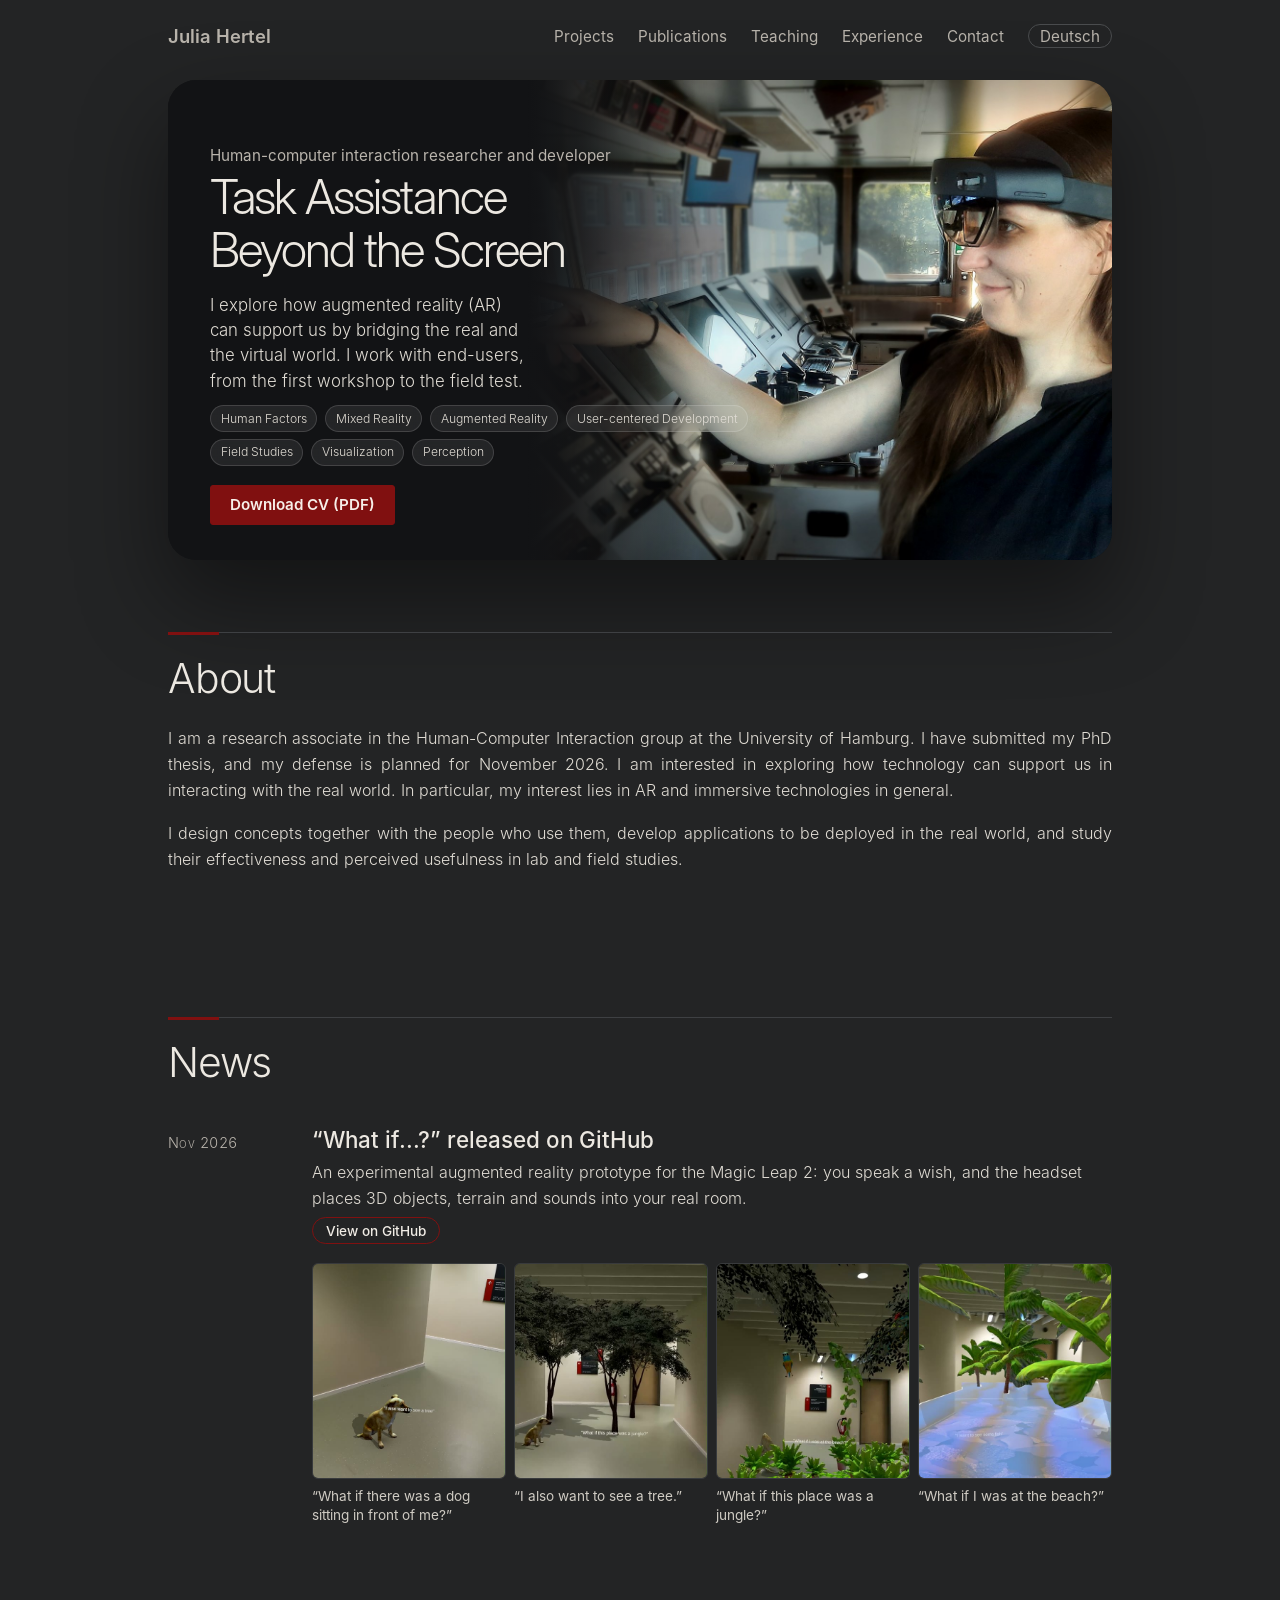
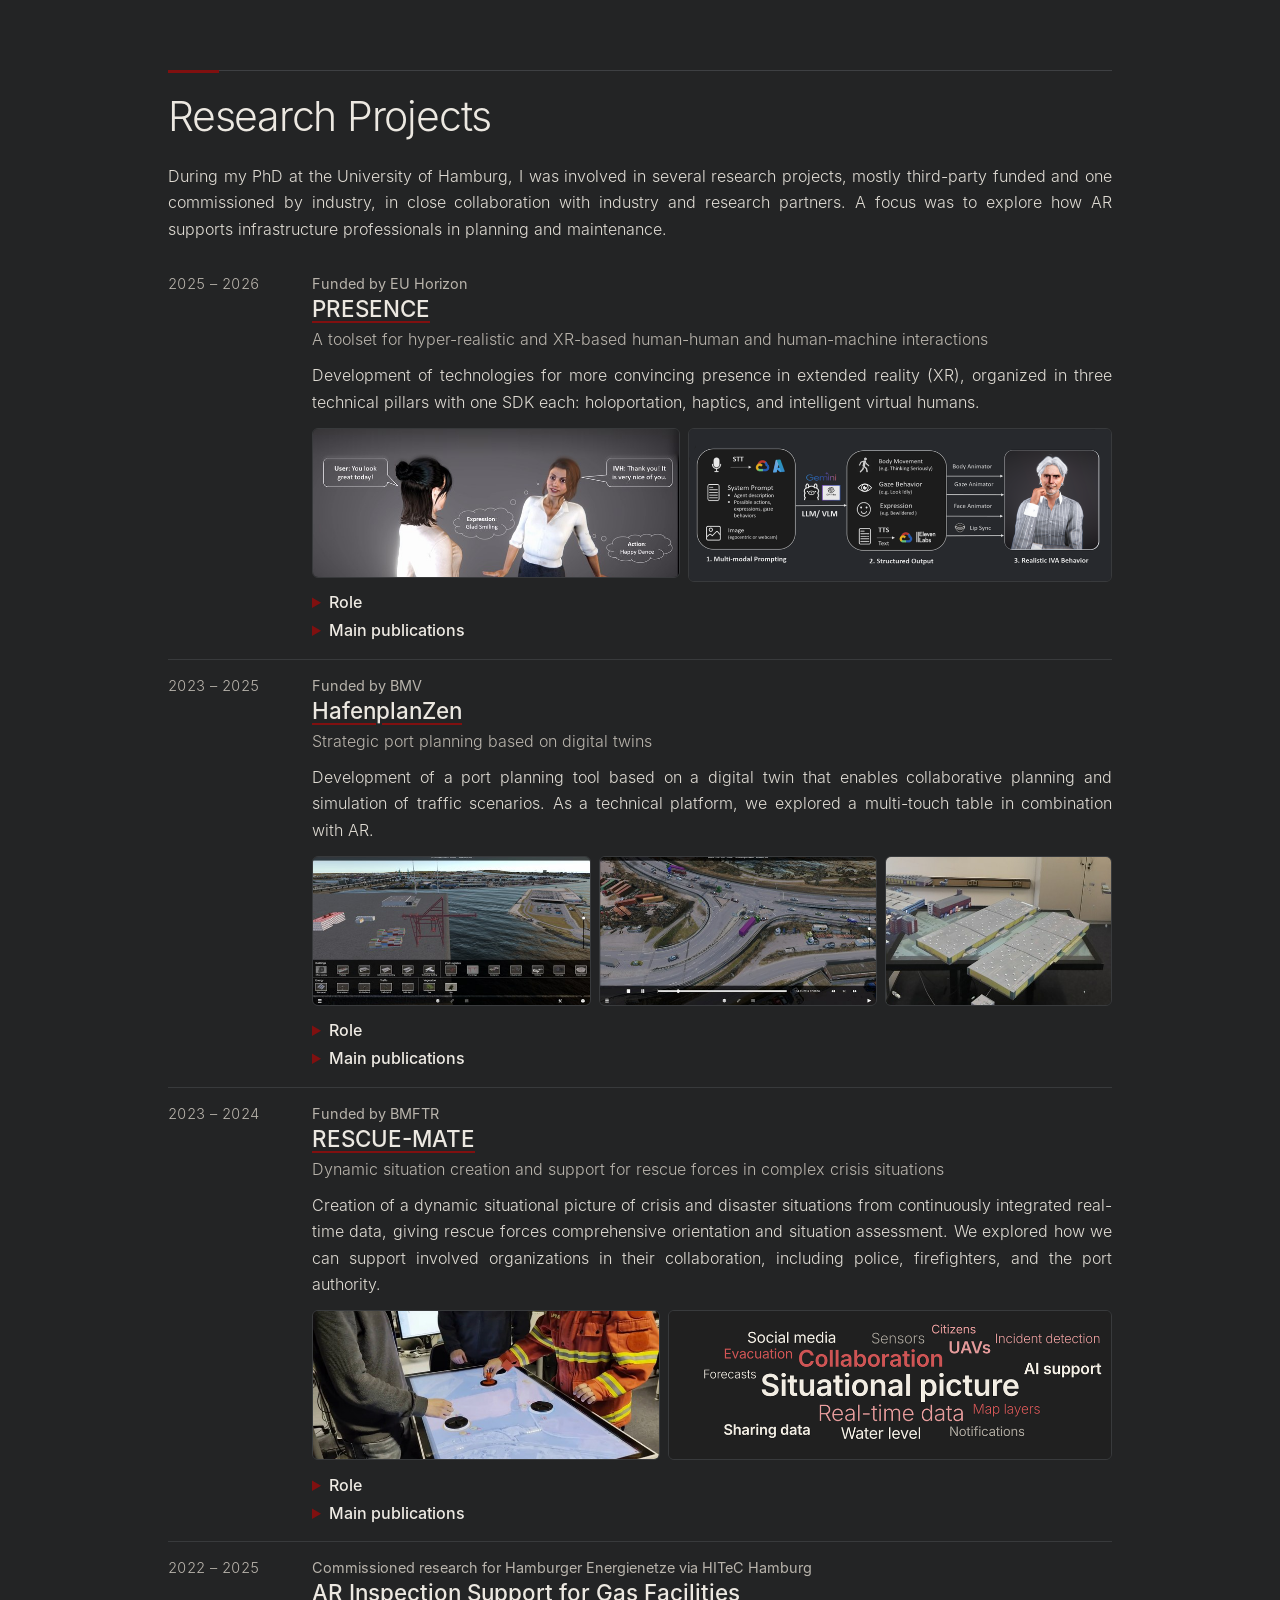
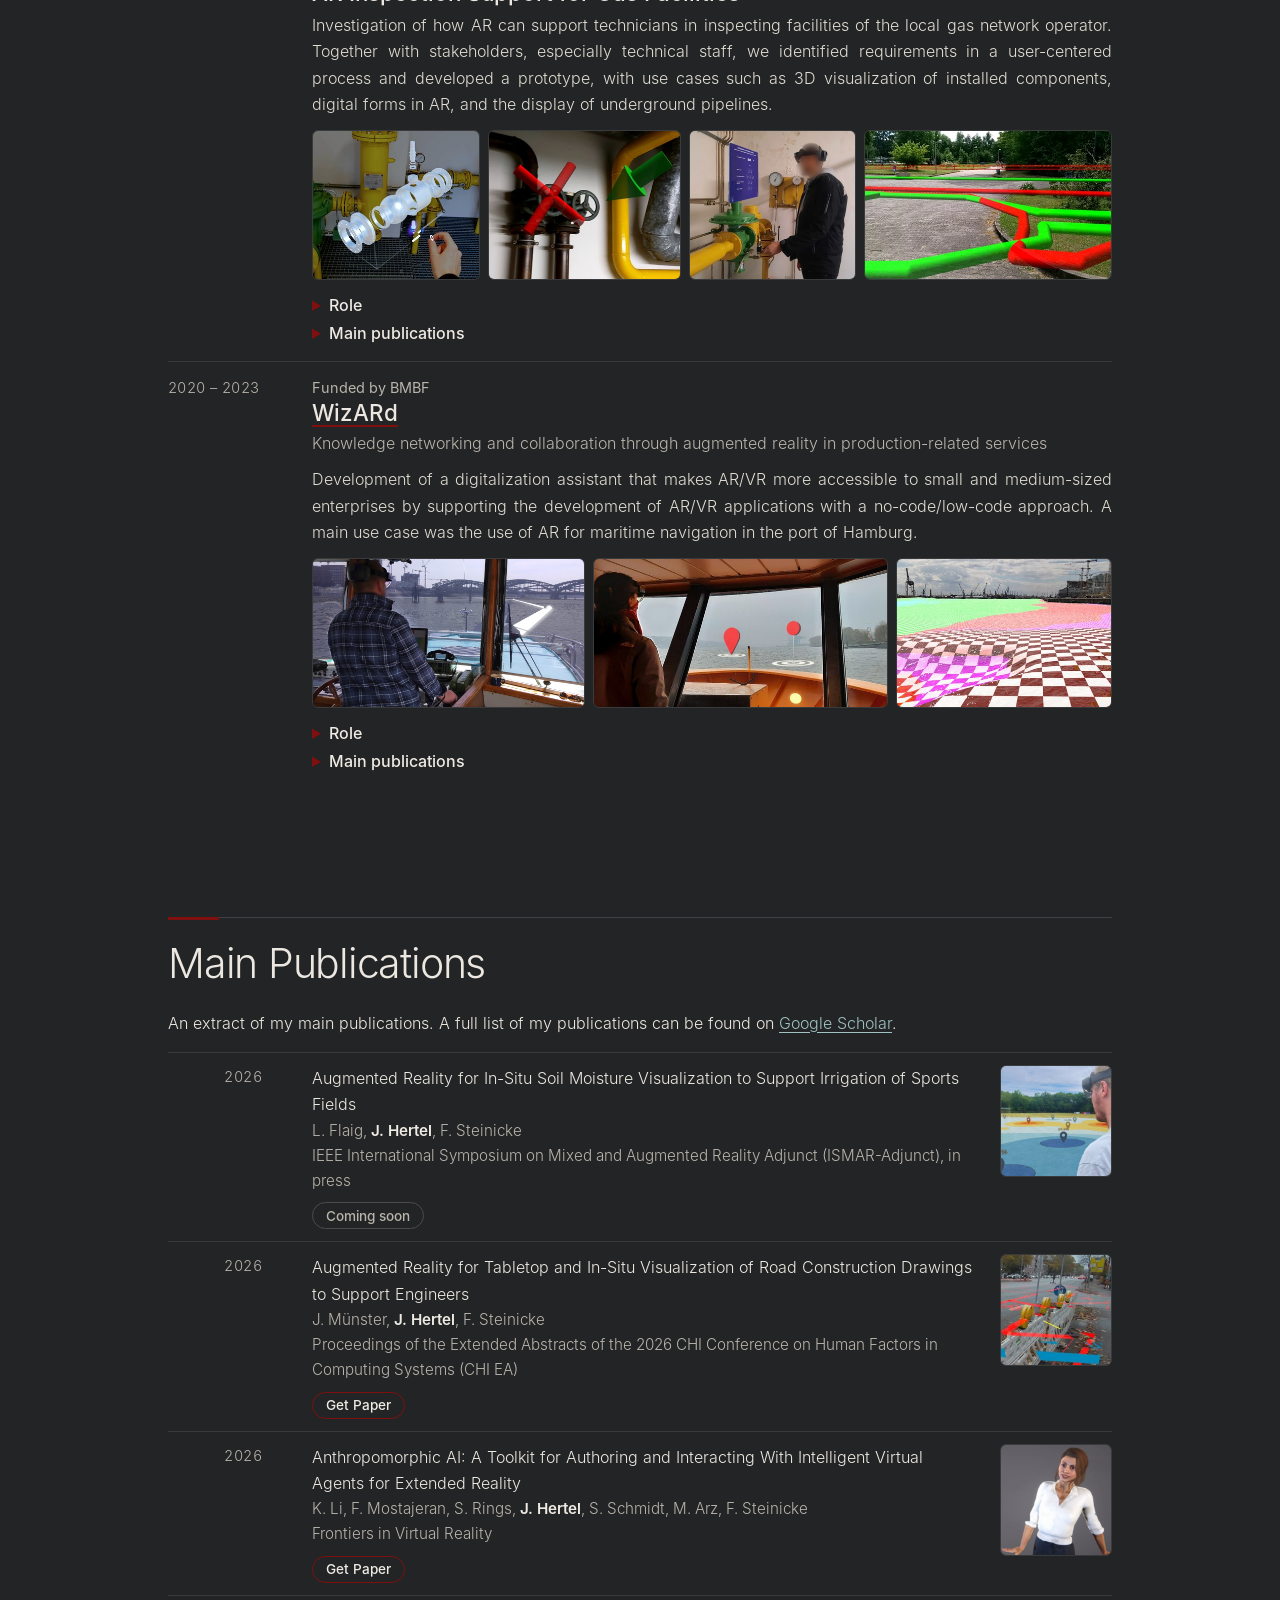
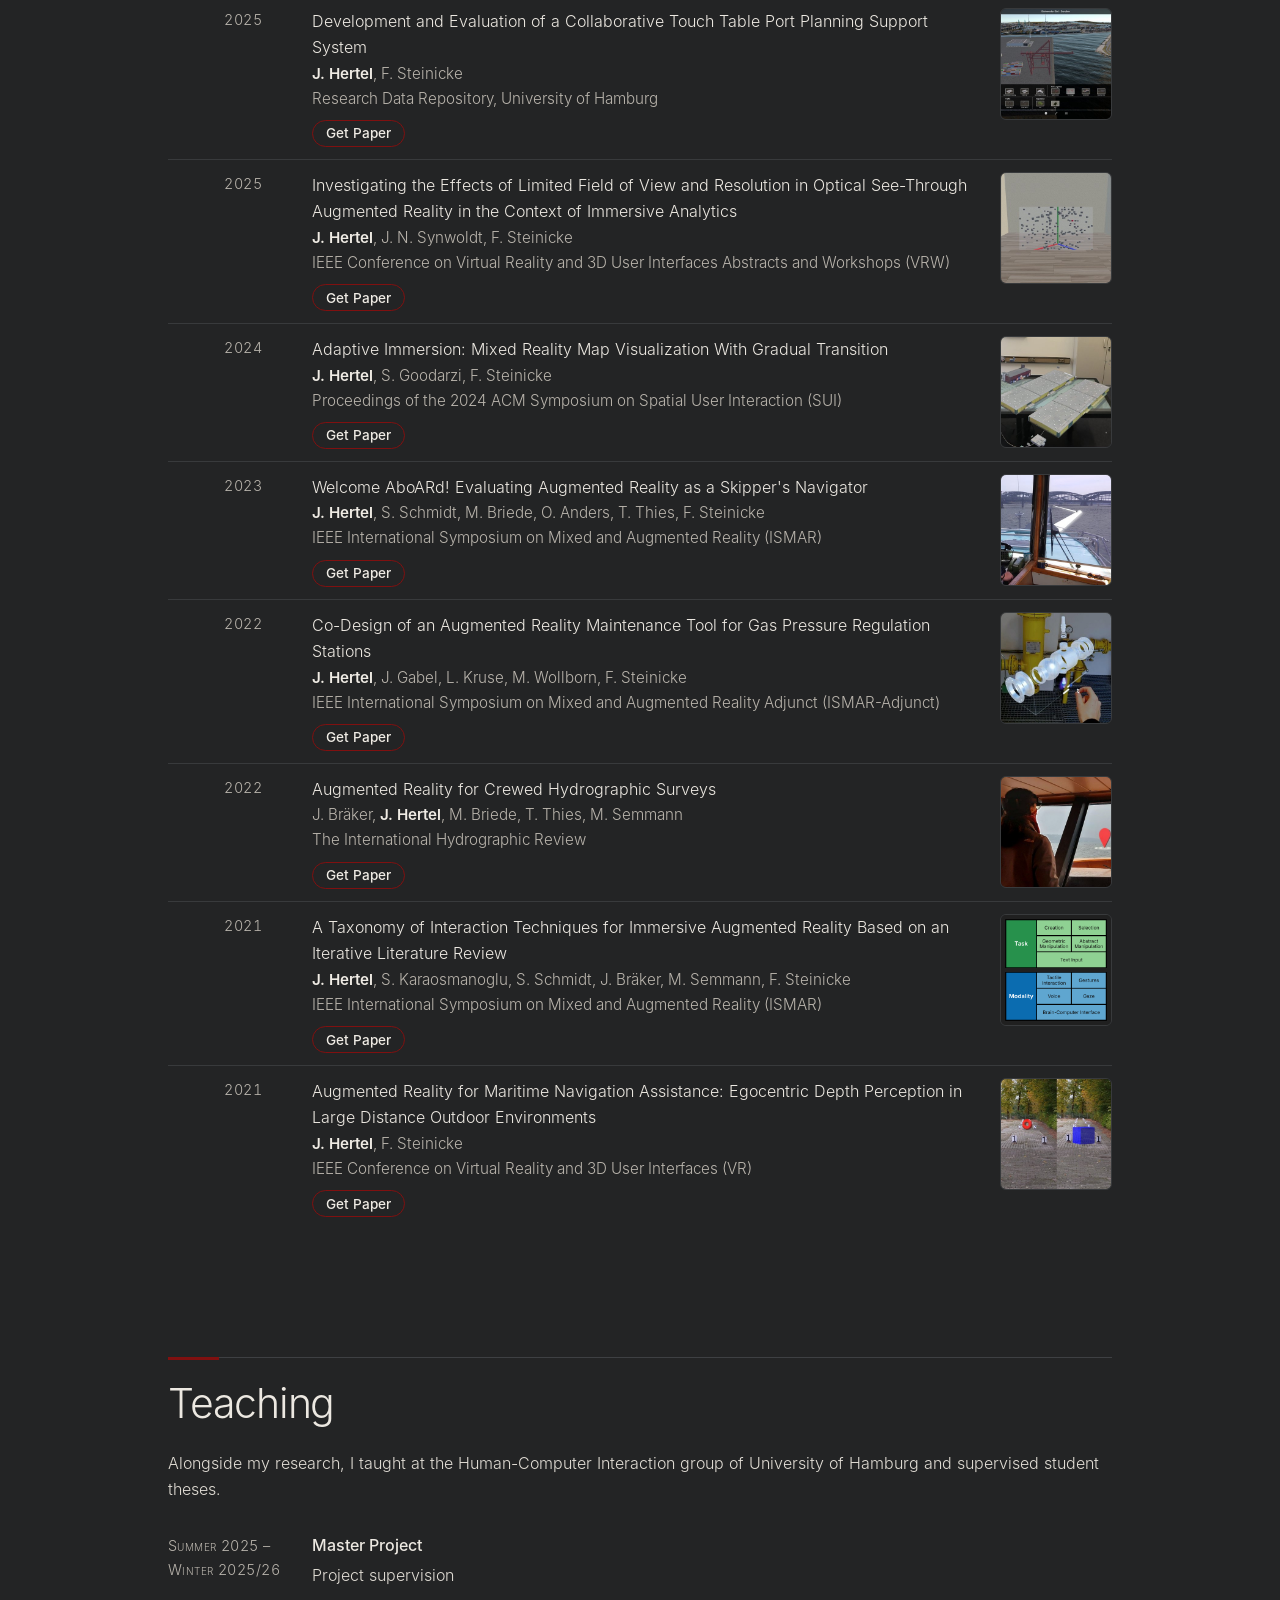
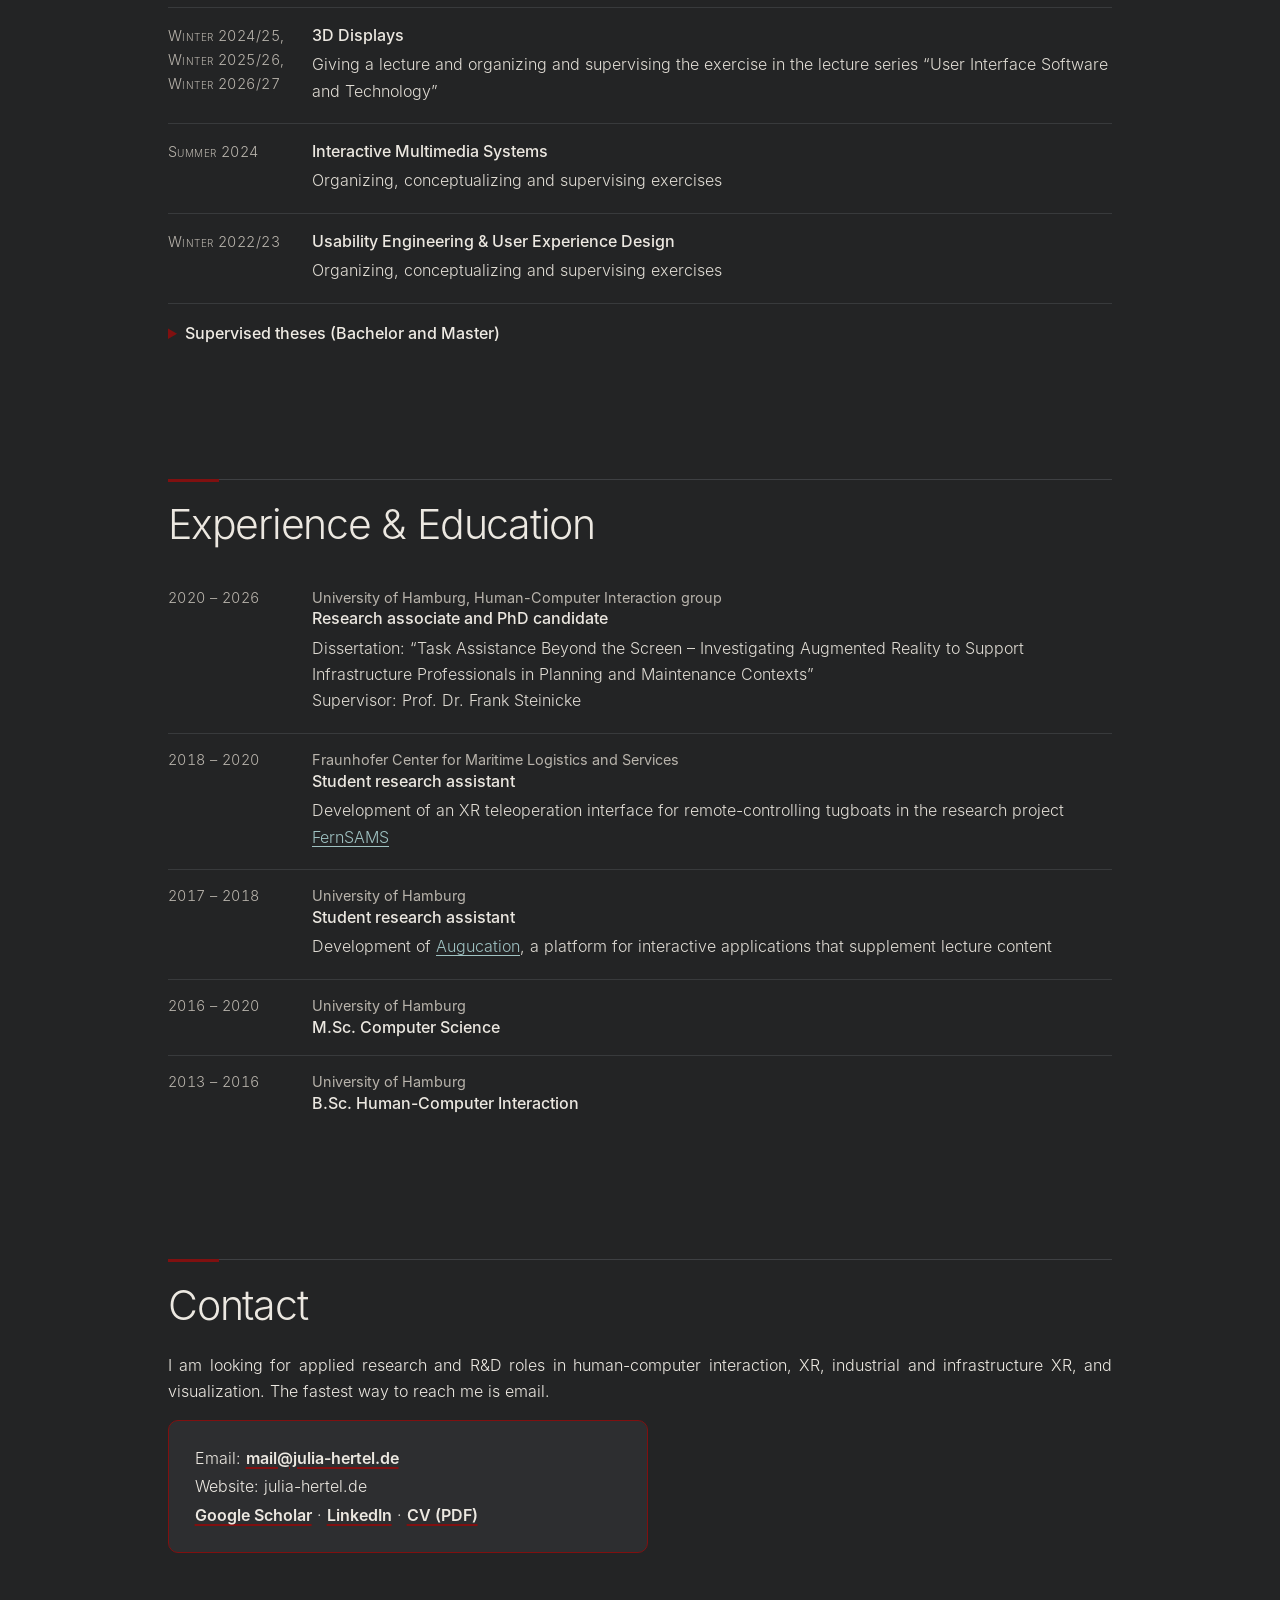
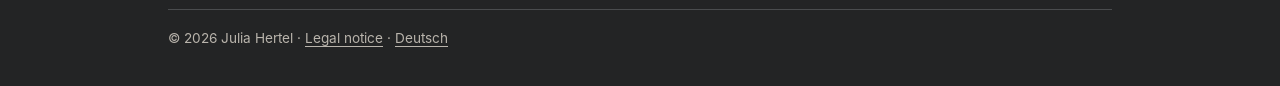
<file: index.html>
<!DOCTYPE html>
<html lang="en">
<head>
<meta charset="utf-8">
<meta name="viewport" content="width=device-width, initial-scale=1">
<title>Julia Hertel</title>
<meta name="description" content="Julia Hertel, human-computer interaction researcher. Exploring how augmented reality (AR) bridges the real and the virtual world: projects with industry partners, publications and contact.">
<meta name="theme-color" content="#232425">
<meta property="og:title" content="Julia Hertel – Augmented reality research"><meta property="og:description" content="Julia Hertel, human-computer interaction researcher. Exploring how augmented reality (AR) bridges the real and the virtual world: projects with industry partners, publications and contact."><meta property="og:type" content="website"><meta property="og:url" content="https://julia-hertel.de/">
<link rel="canonical" href="https://julia-hertel.de/">
<link rel="alternate" hreflang="en" href="https://julia-hertel.de/"><link rel="alternate" hreflang="de" href="https://julia-hertel.de/de/"><link rel="alternate" hreflang="x-default" href="https://julia-hertel.de/">
<link rel="icon" href="favicon.svg" type="image/svg+xml">
<link rel="stylesheet" href="assets/style.css">
<script type="application/ld+json">{"@context":"https://schema.org","@type":"Person","name":"Julia Hertel","url":"https://julia-hertel.de/","email":"mail@julia-hertel.de","jobTitle":"Research associate","affiliation":{"@type":"CollegeOrUniversity","name":"University of Hamburg"},"sameAs":["https://scholar.google.com/citations?user=BwDJDRgAAAAJ","https://www.linkedin.com/in/julia-hertel-2014a81ab/"]}</script>
</head>
<body>
<a class="skip" href="#main">Skip to content</a>
<div class="wrap">
<header class="top"><a class="brand" href="">Julia Hertel</a><a href="#projects">Projects</a><a href="#publications">Publications</a><a href="#teaching">Teaching</a><a href="#background">Experience</a><a href="#contact">Contact</a><a class="lang" href="de/index.html" hreflang="de" lang="de">Deutsch</a></header>
<main id="main">
<div class="hero"><p class="who">Human-computer interaction researcher and developer</p><div class="hd"><h1>Task Assistance Beyond the Screen</h1><p class="sub">I explore how augmented reality (AR) can support us by bridging the real and the virtual world. I work with end-users, from the first workshop to the field test.</p></div>
<ul class="kw" aria-label="Keywords"><li>Human Factors</li><li>Mixed Reality</li><li>Augmented Reality</li><li>User-centered Development</li><li>Field Studies</li><li>Visualization</li><li>Perception</li></ul>
<div class="cta"><a class="btn ghost" href="Julia-Hertel-CV.pdf" target="_blank" rel="noopener">Download CV (PDF)</a></div>
<img class="photo hero-photo" src="assets/img/julia-hertel-ar-on-ship.jpg" alt="Julia Hertel testing an AR headset on the bridge of a ship" width="1500" height="1000"></div>
<section id="about"><h2>About</h2><p class="intro">I am a research associate in the Human-Computer Interaction group at the University of Hamburg. I have submitted my PhD thesis, and my defense is planned for November 2026. I am interested in exploring how technology can support us in interacting with the real world. In particular, my interest lies in AR and immersive technologies in general.</p><p class="intro">I design concepts together with the people who use them, develop applications to be deployed in the real world, and study their effectiveness and perceived usefulness in lab and field studies.</p></section>
<section id="news"><h2>News</h2><div class="ev"><div class="when">Nov 2026</div><div><h3><span lang="en">“What if...?”</span> released on GitHub</h3><p>An experimental augmented reality prototype for the Magic Leap 2: you speak a wish, and the headset places 3D objects, terrain and sounds into your real room.</p><p><a class="pbtn" href="https://github.com/uhhhci/WhatIf" target="_blank" rel="noopener">View on GitHub</a></p><div class="shots"><figure><img src="assets/img/web/whatif-dog.jpg" alt="A downloaded dog model sitting on the real floor with a soft shadow" width="540" height="600" loading="lazy"><figcaption>“What if there was a dog sitting in front of me?”</figcaption></figure><figure><img src="assets/img/web/whatif-trees.jpg" alt="Trees added to the corridor, casting shadows on the floor" width="540" height="600" loading="lazy"><figcaption>“I also want to see a tree.”</figcaption></figure><figure><img src="assets/img/web/whatif-jungle.jpg" alt="The corridor as a jungle with ferns, vines and a parrot" width="540" height="600" loading="lazy"><figcaption>“What if this place was a jungle?”</figcaption></figure><figure><img src="assets/img/web/whatif-beach.jpg" alt="The corridor as a beach with water and palm trees" width="540" height="600" loading="lazy"><figcaption>“What if I was at the beach?”</figcaption></figure></div></div></div></section>
<section id="projects"><h2>Research Projects</h2><p class="intro">During my PhD at the University of Hamburg, I was involved in several research projects, mostly third-party funded and one commissioned by industry, in close collaboration with industry and research partners. A focus was to explore how AR supports infrastructure professionals in planning and maintenance.</p>
<article class="ev proj"><div class="when">2025 – 2026</div><div><div class="org">Funded by EU Horizon</div><h3><a href="https://presence-xr.eu/" target="_blank" rel="noopener">PRESENCE</a></h3><p class="subt">A toolset for hyper-realistic and XR-based human-human and human-machine interactions</p><p>Development of technologies for more convincing presence in extended reality (XR), organized in three technical pillars with one SDK each: holoportation, haptics, and intelligent virtual humans.</p><div class="pimgs"><figure style="flex:2.403 1 0%"><img src="assets/img/web/proj-presence-1.jpg" alt="An intelligent virtual human reacts to a user with an expression and an action." loading="lazy" width="721" height="300"></figure><figure style="flex:2.770 1 0%"><a href="assets/img/web/proj-presence-architecture-full.png" target="_blank" rel="noopener"><img src="assets/img/web/proj-presence-2.png" alt="System architecture: multi-modal prompting, structured output and the resulting behavior of an intelligent virtual human." loading="lazy" width="831" height="300"></a></figure></div>
<details class="role"><summary>Role</summary><ul><li>Co-leading the technical committee</li><li>Co-leading the technical pillar on intelligent virtual humans, developing an open-source Unity SDK</li><li>Conducting the user-centered evaluation of all technical pillars</li></ul></details>
<details><summary>Main publications</summary><div class="pd"><ul class="plist"><li><a href="#pub-2">Anthropomorphic AI: A Toolkit for Authoring and Interacting With Intelligent Virtual Agents for Extended Reality</a> (2026)</li></ul></div></details></div></article>
<article class="ev proj"><div class="when">2023 – 2025</div><div><div class="org">Funded by BMV</div><h3><a href="https://www.innovativehafentechnologien.de/wp-content/uploads/2023/01/Projektsteckbrief_HafenplanZen_2022-12-21_ma.pdf" target="_blank" rel="noopener">HafenplanZen</a></h3><p class="subt">Strategic port planning based on digital twins</p><p>Development of a port planning tool based on a digital twin that enables collaborative planning and simulation of traffic scenarios. As a technical platform, we explored a multi-touch table in combination with AR.</p><div class="pimgs"><figure style="flex:1.820 1 0%"><img src="assets/img/web/proj-hafenplanzen-1.jpg" alt="Screenshot of the 3D port planning tool with the building menu." loading="lazy" width="546" height="300"></figure><figure style="flex:1.820 1 0%"><img src="assets/img/web/proj-hafenplanzen-2.jpg" alt="Simulation view of a container terminal from above, with traffic and playback controls." loading="lazy" width="546" height="300"></figure><figure style="flex:1.480 1 0%"><img src="assets/img/web/proj-hafenplanzen-3.jpg" alt="Port model shown on the touch table." loading="lazy" width="444" height="300"></figure></div>
<details class="role"><summary>Role</summary><ul><li>Leading the development of the port planning tool (3D visualization and interaction)</li><li>Conducting the user-centered evaluation</li></ul></details>
<details><summary>Main publications</summary><div class="pd"><ul class="plist"><li><a href="#pub-3">Development and Evaluation of a Collaborative Touch Table Port Planning Support System</a> (2025)</li><li><a href="#pub-5">Adaptive Immersion: Mixed Reality Map Visualization With Gradual Transition</a> (2024)</li></ul></div></details></div></article>
<article class="ev proj"><div class="when">2023 – 2024</div><div><div class="org">Funded by BMFTR</div><h3><a href="https://www.rescue-mate.de/" target="_blank" rel="noopener">RESCUE-MATE</a></h3><p class="subt">Dynamic situation creation and support for rescue forces in complex crisis situations</p><p>Creation of a dynamic situational picture of crisis and disaster situations from continuously integrated real-time data, giving rescue forces comprehensive orientation and situation assessment. We explored how we can support involved organizations in their collaboration, including police, firefighters, and the port authority.</p><div class="pimgs"><figure style="flex:2.270 1 0%"><img src="assets/img/web/proj-rescue-mate-1.jpg" alt="Rescue personnel using a touch table with a map." loading="lazy" width="681" height="300"></figure><figure style="flex:2.903 1 0%"><img src="assets/img/web/proj-rescue-mate-2-en-tile.png" alt="Word cloud of key themes from the requirement analysis: situational picture, real-time data, collaboration, sensors, UAVs, social media, AI support and more." loading="lazy" width="871" height="300"></figure></div>
<details class="role"><summary>Role</summary><ul><li>Contributing to the research grant proposal</li><li>Leading the requirement analysis for the situational picture</li></ul></details>
<details><summary>Main publications</summary><div class="pd"><ul class="plist"><li><a href="#pub-5">Adaptive Immersion: Mixed Reality Map Visualization With Gradual Transition</a> (2024)</li></ul></div></details></div></article>
<article class="ev proj"><div class="when">2022 – 2025</div><div><div class="org">Commissioned research for <span lang="de">Hamburger Energienetze</span> via HITeC Hamburg</div><h3>AR Inspection Support for Gas Facilities</h3><p>Investigation of how AR can support technicians in inspecting facilities of the local gas network operator. Together with stakeholders, especially technical staff, we identified requirements in a user-centered process and developed a prototype, with use cases such as 3D visualization of installed components, digital forms in AR, and the display of underground pipelines.</p><div class="pimgs"><figure style="flex:1.100 1 0%"><img src="assets/img/web/proj-gas-2.jpg" alt="Exploded 3D view of a valve in AR, shown on the real gas installation." loading="lazy" width="330" height="300"></figure><figure style="flex:1.260 1 0%"><img src="assets/img/web/proj-gas-3.jpg" alt="AR hints on valves: a red cross marks the wrong valve, a green arrow points to the right pipe." loading="lazy" width="378" height="300"></figure><figure style="flex:1.090 1 0%"><img src="assets/img/web/proj-gas-1.jpg" alt="A technician with an AR headset next to a gas pressure regulator, with a digital inspection form floating in AR." loading="lazy" width="327" height="300"></figure><figure style="flex:1.620 1 0%"><img src="assets/img/web/proj-gas-4.jpg" alt="Underground pipelines shown in AR on a paved area, in green and red." loading="lazy" width="486" height="300"></figure></div>
<details class="role"><summary>Role</summary><ul><li>Leading the project</li><li>Analyzing the requirements of technicians</li><li>Developing prototypes in an iterative process</li><li>Conducting a long-term field study to evaluate the final prototype</li></ul></details>
<details><summary>Main publications</summary><div class="pd"><ul class="plist"><li><a href="#pub-7">Co-Design of an Augmented Reality Maintenance Tool for Gas Pressure Regulation Stations</a> (2022)</li></ul></div></details></div></article>
<article class="ev proj"><div class="when">2020 – 2023</div><div><div class="org">Funded by BMBF</div><h3><a href="https://wizard.tu-dortmund.de/" target="_blank" rel="noopener">WizARd</a></h3><p class="subt">Knowledge networking and collaboration through augmented reality in production-related services</p><p>Development of a digitalization assistant that makes AR/VR more accessible to small and medium-sized enterprises by supporting the development of AR/VR applications with a no-code/low-code approach. A main use case was the use of AR for maritime navigation in the port of Hamburg.</p><div class="pimgs"><figure style="flex:1.780 1 0%"><img src="assets/img/web/proj-wizard-1.jpg" alt="A skipper wearing an AR headset steers a ship along a virtual navigation path shown on the water." loading="lazy" width="534" height="300"></figure><figure style="flex:1.930 1 0%"><img src="assets/img/web/proj-wizard-2.jpg" alt="AR navigation markers on the water, seen from the bridge of a boat." loading="lazy" width="579" height="300"></figure><figure style="flex:1.410 1 0%"><img src="assets/img/web/proj-wizard-3.jpg" alt="Water depth visualization as a color-coded pattern on the water surface in AR." loading="lazy" width="423" height="300"></figure></div>
<details class="role"><summary>Role</summary><ul><li>Leading the exploration of visualization and interaction paradigms</li><li>Leading the development and evaluation of AR/VR prototypes</li></ul></details>
<details><summary>Main publications</summary><div class="pd"><ul class="plist"><li><a href="#pub-6">Welcome AboARd! Evaluating Augmented Reality as a Skipper&#x27;s Navigator</a> (2023)</li><li><a href="#pub-9">A Taxonomy of Interaction Techniques for Immersive Augmented Reality Based on an Iterative Literature Review</a> (2021)</li><li><a href="#pub-10">Augmented Reality for Maritime Navigation Assistance: Egocentric Depth Perception in Large Distance Outdoor Environments</a> (2021)</li></ul></div></details></div></article>
</section>
<section id="publications"><h2>Main Publications</h2><p>An extract of my main publications. A full list of my publications can be found on <a href="https://scholar.google.com/citations?user=BwDJDRgAAAAJ" target="_blank" rel="noopener">Google Scholar</a>.</p>
<ul class="pubs">
<li class="pub has-thumb" id="pub-0"><span class="y">2026</span><div><p class="t">Augmented Reality for In-Situ Soil Moisture Visualization to Support Irrigation of Sports Fields</p><p class="a">L. Flaig, <b>J. Hertel</b>, F. Steinicke</p><p class="v">IEEE International Symposium on Mixed and Augmented Reality Adjunct (ISMAR-Adjunct), in press</p><p class="pb"><span class="pbtn off" aria-disabled="true">Coming soon</span></p></div><img class="pthumb" src="assets/img/web/pub-soil-moisture.jpg" alt="AR view of a sports field with color-coded soil moisture zones and markers, seen through an AR headset." width="360" height="360" loading="lazy"></li>
<li class="pub has-thumb" id="pub-1"><span class="y">2026</span><div><p class="t">Augmented Reality for Tabletop and In-Situ Visualization of Road Construction Drawings to Support Engineers</p><p class="a">J. Münster, <b>J. Hertel</b>, F. Steinicke</p><p class="v">Proceedings of the Extended Abstracts of the 2026 CHI Conference on Human Factors in Computing Systems (CHI EA)</p><p class="pb"><a class="pbtn" href="https://dl.acm.org/doi/pdf/10.1145/3772363.3799371" target="_blank" rel="noopener">Get Paper</a></p></div><img class="pthumb" src="assets/img/web/pub-road-construction.jpg" alt="Road construction drawing visualized in AR on a street, with barriers and markings." width="360" height="360" loading="lazy"></li>
<li class="pub has-thumb" id="pub-2"><span class="y">2026</span><div><p class="t">Anthropomorphic AI: A Toolkit for Authoring and Interacting With Intelligent Virtual Agents for Extended Reality</p><p class="a">K. Li, F. Mostajeran, S. Rings, <b>J. Hertel</b>, S. Schmidt, M. Arz, F. Steinicke</p><p class="v">Frontiers in Virtual Reality</p><p class="pb"><a class="pbtn" href="https://www.frontiersin.org/journals/virtual-reality/articles/10.3389/frvir.2026.1794720/pdf" target="_blank" rel="noopener">Get Paper</a></p></div><img class="pthumb" src="assets/img/web/pub-anthropomorphic-ai.jpg" alt="A realistic virtual human in a white blouse against a grey background." width="360" height="360" loading="lazy"></li>
<li class="pub has-thumb" id="pub-3"><span class="y">2025</span><div><p class="t">Development and Evaluation of a Collaborative Touch Table Port Planning Support System</p><p class="a"><b>J. Hertel</b>, F. Steinicke</p><p class="v">Research Data Repository, University of Hamburg</p><p class="pb"><a class="pbtn" href="https://www.fdr.uni-hamburg.de/record/18022/files/HafenplanZen_Evaluierung.pdf" target="_blank" rel="noopener">Get Paper</a></p></div><img class="pthumb" src="assets/img/web/pub-touch-table.jpg" alt="Port planning tool on a touch table with a 3D port model and a building menu." width="360" height="360" loading="lazy"></li>
<li class="pub has-thumb" id="pub-4"><span class="y">2025</span><div><p class="t">Investigating the Effects of Limited Field of View and Resolution in Optical See-Through Augmented Reality in the Context of Immersive Analytics</p><p class="a"><b>J. Hertel</b>, J. N. Synwoldt, F. Steinicke</p><p class="v">IEEE Conference on Virtual Reality and 3D User Interfaces Abstracts and Workshops (VRW)</p><p class="pb"><a class="pbtn" href="https://ieeexplore.ieee.org/stamp/stamp.jsp?tp=&amp;arnumber=10972793" target="_blank" rel="noopener">Get Paper</a></p></div><img class="pthumb" src="assets/img/web/pub-limited-fov.jpg" alt="A cloud of small cubes in a virtual room with a coordinate axis, used to study visualization in AR." width="360" height="360" loading="lazy"></li>
<li class="pub has-thumb" id="pub-5"><span class="y">2024</span><div><p class="t">Adaptive Immersion: Mixed Reality Map Visualization With Gradual Transition</p><p class="a"><b>J. Hertel</b>, S. Goodarzi, F. Steinicke</p><p class="v">Proceedings of the 2024 ACM Symposium on Spatial User Interaction (SUI)</p><p class="pb"><a class="pbtn" href="https://dl.acm.org/doi/pdf/10.1145/3677386.3688874" target="_blank" rel="noopener">Get Paper</a></p></div><img class="pthumb" src="assets/img/web/pub-adaptive-immersion.jpg" alt="Port model displayed on a touch table." width="360" height="360" loading="lazy"></li>
<li class="pub has-thumb" id="pub-6"><span class="y">2023</span><div><p class="t">Welcome AboARd! Evaluating Augmented Reality as a Skipper&#x27;s Navigator</p><p class="a"><b>J. Hertel</b>, S. Schmidt, M. Briede, O. Anders, T. Thies, F. Steinicke</p><p class="v">IEEE International Symposium on Mixed and Augmented Reality (ISMAR)</p><p class="pb"><a class="pbtn" href="https://ieeexplore.ieee.org/stamp/stamp.jsp?tp=&amp;arnumber=10316430" target="_blank" rel="noopener">Get Paper</a></p></div><img class="pthumb" src="assets/img/web/pub-welcome-aboard.jpg" alt="AR navigation path on the water, seen from the bridge of a ship." width="360" height="360" loading="lazy"></li>
<li class="pub has-thumb" id="pub-7"><span class="y">2022</span><div><p class="t">Co-Design of an Augmented Reality Maintenance Tool for Gas Pressure Regulation Stations</p><p class="a"><b>J. Hertel</b>, J. Gabel, L. Kruse, M. Wollborn, F. Steinicke</p><p class="v">IEEE International Symposium on Mixed and Augmented Reality Adjunct (ISMAR-Adjunct)</p><p class="pb"><a class="pbtn" href="https://ieeexplore.ieee.org/stamp/stamp.jsp?tp=&amp;arnumber=9974541" target="_blank" rel="noopener">Get Paper</a></p></div><img class="pthumb" src="assets/img/web/pub-gas-stations.jpg" alt="Virtual exploded view of a gas pressure regulation component in AR, with a hand holding a virtual part." width="360" height="360" loading="lazy"></li>
<li class="pub has-thumb" id="pub-8"><span class="y">2022</span><div><p class="t">Augmented Reality for Crewed Hydrographic Surveys</p><p class="a">J. Bräker, <b>J. Hertel</b>, M. Briede, T. Thies, M. Semmann</p><p class="v">The International Hydrographic Review</p><p class="pb"><a class="pbtn" href="https://journals.lib.unb.ca/index.php/ihr/article/download/33362/1882528654" target="_blank" rel="noopener">Get Paper</a></p></div><img class="pthumb" src="assets/img/web/pub-hydrographic-surveys.jpg" alt="A person wearing an AR headset on the bridge of a survey vessel, looking at the water." width="360" height="360" loading="lazy"></li>
<li class="pub has-thumb" id="pub-9"><span class="y">2021</span><div><p class="t">A Taxonomy of Interaction Techniques for Immersive Augmented Reality Based on an Iterative Literature Review</p><p class="a"><b>J. Hertel</b>, S. Karaosmanoglu, S. Schmidt, J. Bräker, M. Semmann, F. Steinicke</p><p class="v">IEEE International Symposium on Mixed and Augmented Reality (ISMAR)</p><p class="pb"><a class="pbtn" href="https://ieeexplore.ieee.org/stamp/stamp.jsp?tp=&amp;arnumber=9583814" target="_blank" rel="noopener">Get Paper</a></p></div><img class="pthumb" src="assets/img/web/pub-taxonomy.png" alt="Simplified overview of the taxonomy: tasks such as creation, selection and manipulation, and input modalities such as tactile interaction, gestures, voice, gaze and brain-computer interface." width="360" height="360" loading="lazy"></li>
<li class="pub has-thumb" id="pub-10"><span class="y">2021</span><div><p class="t">Augmented Reality for Maritime Navigation Assistance: Egocentric Depth Perception in Large Distance Outdoor Environments</p><p class="a"><b>J. Hertel</b>, F. Steinicke</p><p class="v">IEEE Conference on Virtual Reality and 3D User Interfaces (VR)</p><p class="pb"><a class="pbtn" href="https://ieeexplore.ieee.org/stamp/stamp.jsp?tp=&amp;arnumber=9417722" target="_blank" rel="noopener">Get Paper</a></p></div><img class="pthumb" src="assets/img/web/pub-maritime-navigation.jpg" alt="Two AR views on a paved area: a red ring and a blue cube at different distances, next to numbered markers." width="360" height="360" loading="lazy"></li>
</ul></section>
<section id="teaching"><h2>Teaching</h2><p class="intro">Alongside my research, I taught at the Human-Computer Interaction group of University of Hamburg and supervised student theses.</p><div class="ev"><div class="when">Summer 2025 – Winter 2025/26</div><div><h3>Master Project</h3><p>Project supervision</p></div></div><div class="ev"><div class="when">Winter 2024/25, Winter 2025/26, Winter 2026/27</div><div><h3>3D Displays</h3><p>Giving a lecture and organizing and supervising the exercise in the lecture series <span lang="en">“User Interface Software and Technology”</span></p></div></div><div class="ev"><div class="when">Summer 2024</div><div><h3>Interactive Multimedia Systems</h3><p>Organizing, conceptualizing and supervising exercises</p></div></div><div class="ev"><div class="when">Winter 2022/23</div><div><h3>Usability Engineering &amp; User Experience Design</h3><p>Organizing, conceptualizing and supervising exercises</p></div></div><details class="theses"><summary>Supervised theses (Bachelor and Master)</summary><ul class="tlist"><li><span class="y">2026</span><div><span>From Planning to Reconciliation: Reducing Articulation Work in Shared Households through Contestable AI</span></div></li><li><span class="y">2026</span><div><span>Progressive Disclosure of Concept Maps Beyond Conversational-Agent Guidance: A VR Instructional Approach for Cabin Safety and Emergency Procedures</span></div></li><li><span class="y">2026</span><div><span>A Digital Companion for a Surf Competition: User-Centered Development of an Event App for the Adh Open</span></div></li><li><span class="y">2025</span><div><span>User Interactions on Multi-Touch Surfaces: Effects of Adjustable Tilt and Height</span></div></li><li><span class="y">2025</span><div><span>Comparing UX Design Trends (Flat Design vs. Skeuomorphism) and Interaction Methods (Natural vs. Universal) in Office-Themed Augmented Reality Environments</span></div></li><li><span class="y">2025</span><div><span lang="de">Die Kunst der Platzierung: Evaluierung einer Taxonomie für die Anordnung von Benutzeroberflächen-Elementen in einem kombinierten Touchtisch-Augmented-Reality-Setting</span></div></li><li><span class="y">2025</span><div><span lang="de">Potenzielle Einsetzbarkeit von Augmented Reality in der Straßen- und Verkehrsplanung</span><a class="tlink" href="#pub-1">Published as a paper &rarr;</a></div></li><li><span class="y">2025</span><div><span>Augmented Reality based Soil Moisture Visualization for Optimized Irrigation Decision on Sport Fields</span><a class="tlink" href="#pub-0">Published as a paper &rarr;</a></div></li><li><span class="y">2025</span><div><span>Mold vs. Draw: Comparison and Evaluation of two Terrain Design Techniques in Augmented Reality</span></div></li><li><span class="y">2024</span><div><span>Investigation of the Effects of Technical Parameters in Augmented Reality in the Context of Data Visualization</span><a class="tlink" href="#pub-4">Published as a paper &rarr;</a></div></li><li><span class="y">2024</span><div><span>Evaluating the Effectiveness of Combined Nudging Techniques in E-Commerce: A Focus on Scarcity, Social Proof, and Salience Nudges</span></div></li><li><span class="y">2023</span><div><span lang="de">Einfluss auf die wahrgenommene Selbstoffenbarung, Vertrauen und Sympathie in einer Video-CMC basierten Online-Dating Umgebung</span></div></li><li><span class="y">2023</span><div><span lang="de">Der Einfluss der Art der sozialen Interaktion auf die Motivation unter Berücksichtigung des Geschlechts im Kontext einer gamifizierten Lernapp</span></div></li><li><span class="y">2023</span><div><span lang="de">Nutzerzentrierte Entwicklung einer Augmented Reality Trainingsanwendung für den Fußballsport</span></div></li><li><span class="y">2022</span><div><span lang="de">Die Relevanz von Design Guidelines auf die Usability von Theater- und Museumswebsites</span></div></li><li><span class="y">2022</span><div><span lang="de">Skeuomorphismus vs. Flat Design vs. Neumorphismus. Ein Vergleich der User Experience hinsichtlich altersbedingter Unterschiede</span></div></li></ul></details></section>
<section id="background"><h2>Experience &amp; Education</h2><div class="ev"><div class="when">2020 – 2026</div><div><div class="org">University of Hamburg, Human-Computer Interaction group</div><h3>Research associate and PhD candidate</h3><p>Dissertation: “Task Assistance Beyond the Screen – Investigating Augmented Reality to Support Infrastructure Professionals in Planning and Maintenance Contexts”<br>Supervisor: Prof. Dr. Frank Steinicke</p></div></div><div class="ev"><div class="when">2018 – 2020</div><div><div class="org">Fraunhofer Center for Maritime Logistics and Services</div><h3>Student research assistant</h3><p>Development of an XR teleoperation interface for remote-controlling tugboats in the research project <a href="https://www.cml.fraunhofer.de/de/forschungsprojekte1/FernSAMS.html" target="_blank" rel="noopener">FernSAMS</a></p></div></div><div class="ev"><div class="when">2017 – 2018</div><div><div class="org">University of Hamburg</div><h3>Student research assistant</h3><p>Development of <a href="https://augucation.github.io/list" target="_blank" rel="noopener">Augucation</a>, a platform for interactive applications that supplement lecture content</p></div></div><div class="ev"><div class="when">2016 – 2020</div><div><div class="org">University of Hamburg</div><h3>M.Sc. Computer Science</h3></div></div><div class="ev"><div class="when">2013 – 2016</div><div><div class="org">University of Hamburg</div><h3>B.Sc. Human-Computer Interaction</h3></div></div></section>
<section id="contact"><h2>Contact</h2><p>I am looking for applied research and R&amp;D roles in human-computer interaction, XR, industrial and infrastructure XR, and visualization. The fastest way to reach me is email.</p>
<div class="box"><p>Email: <a href="mailto:mail@julia-hertel.de">mail@julia-hertel.de</a></p><p>Website: julia-hertel.de</p><p><a href="https://scholar.google.com/citations?user=BwDJDRgAAAAJ" target="_blank" rel="noopener">Google Scholar</a> · <a href="https://www.linkedin.com/in/julia-hertel-2014a81ab/" target="_blank" rel="noopener">LinkedIn</a> · <a href="Julia-Hertel-CV.pdf" target="_blank" rel="noopener">CV (PDF)</a></p></div></section>
</main>
<footer>© 2026 Julia Hertel · <a href="impressum.html">Legal notice</a> · <a href="de/index.html" hreflang="de" lang="de">Deutsch</a></footer>
</div>
</body>
</html>
</file>
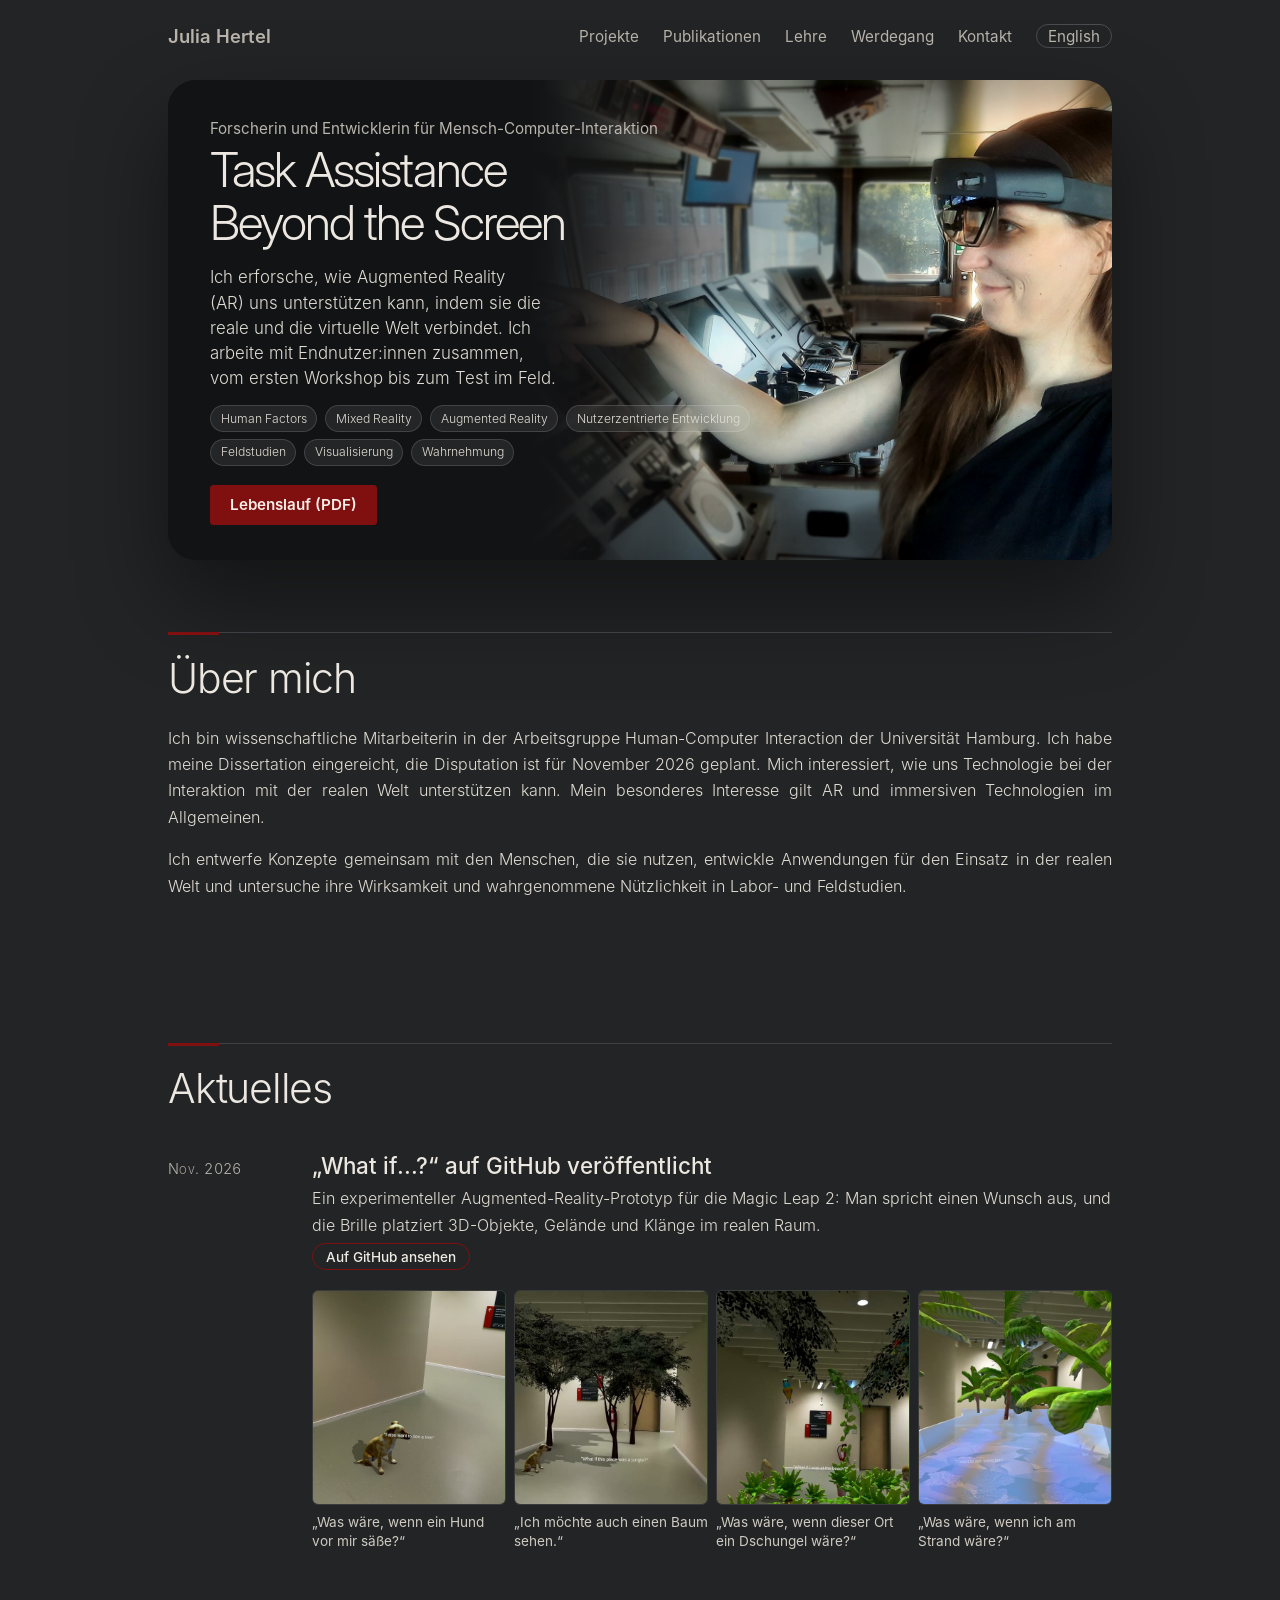
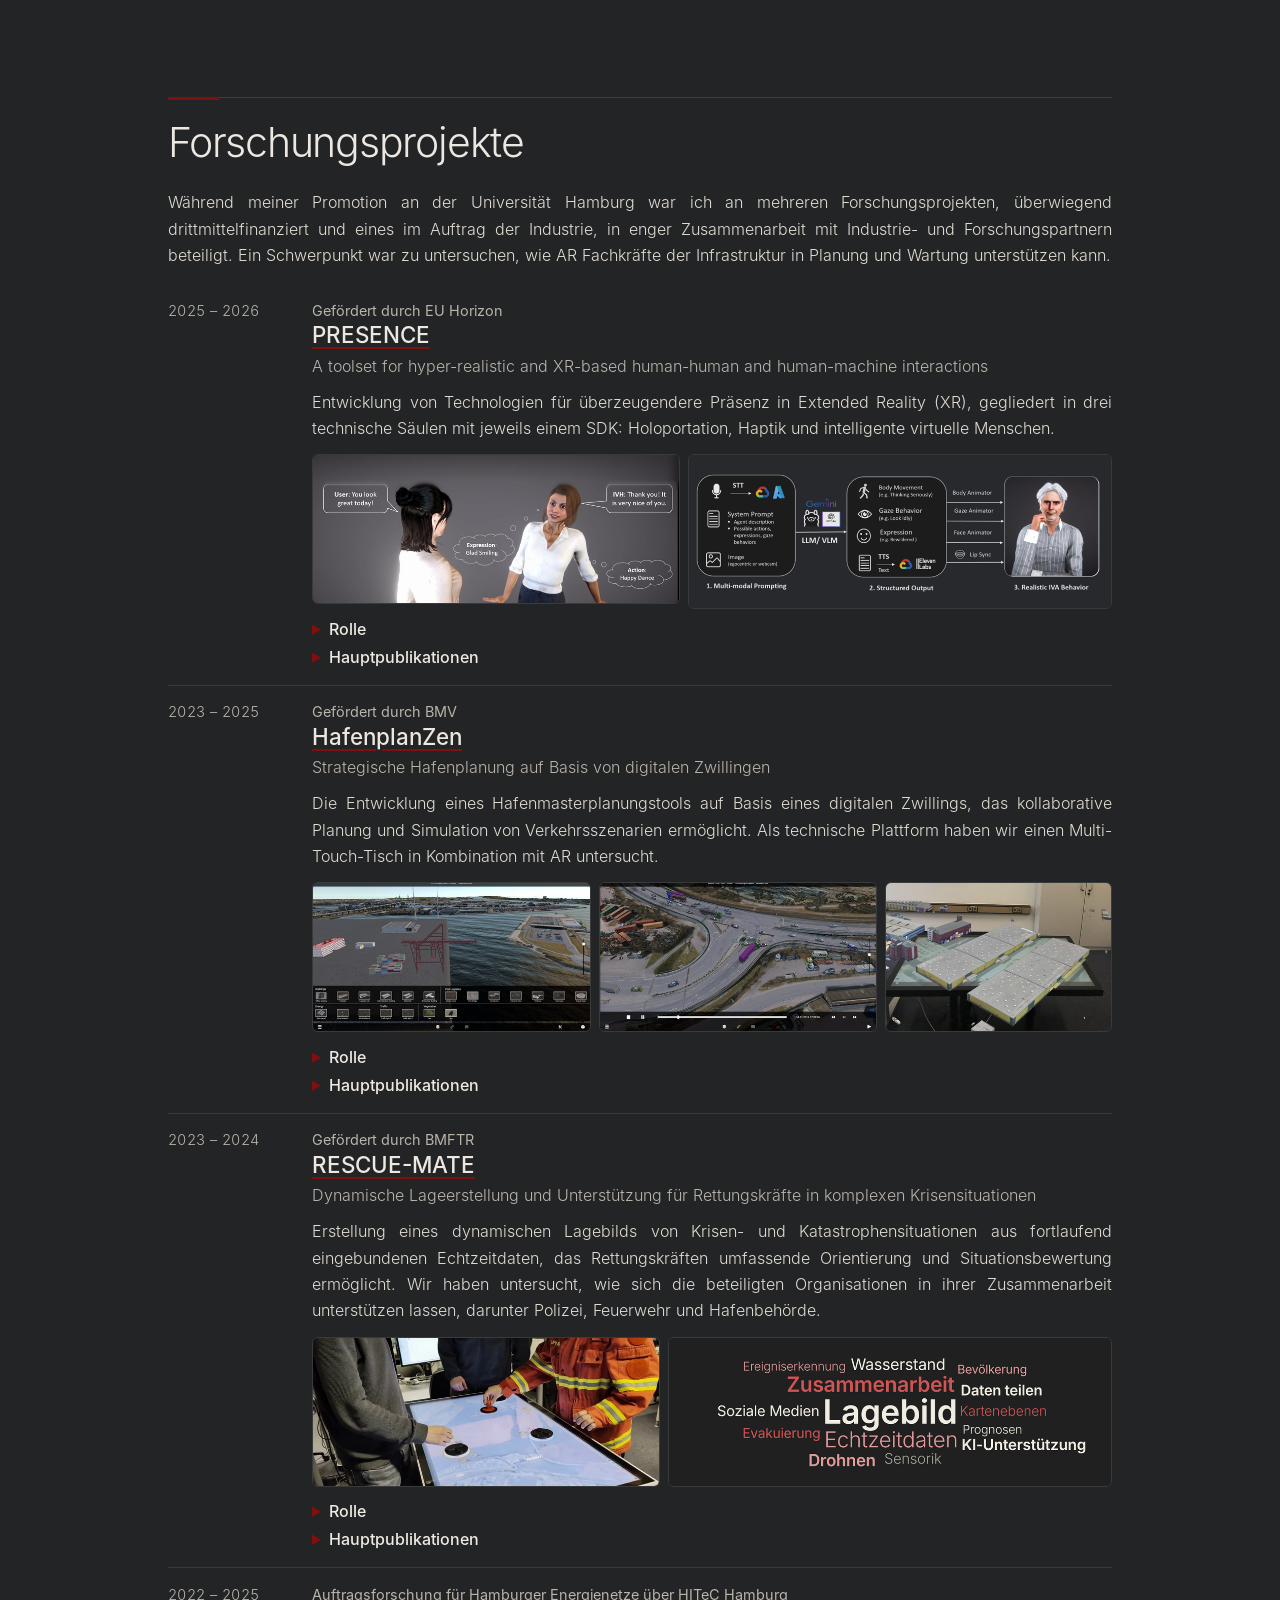
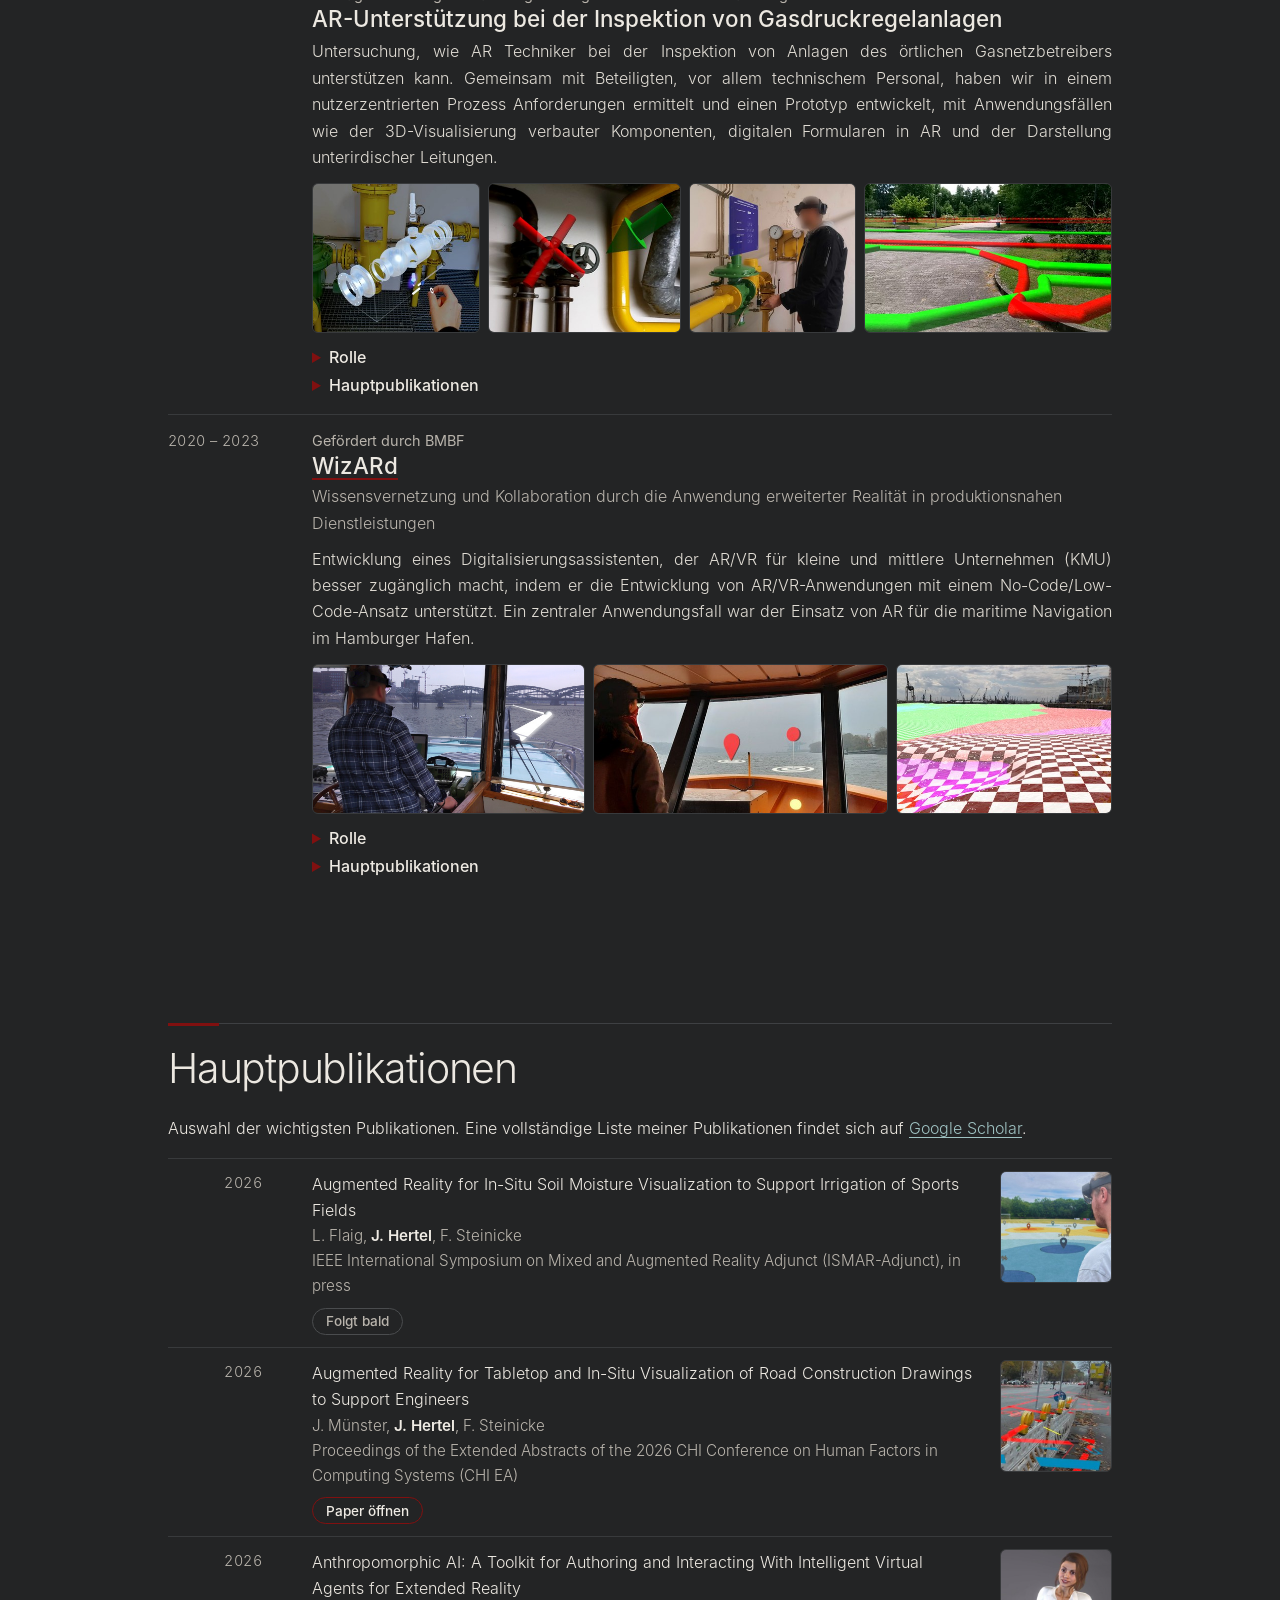
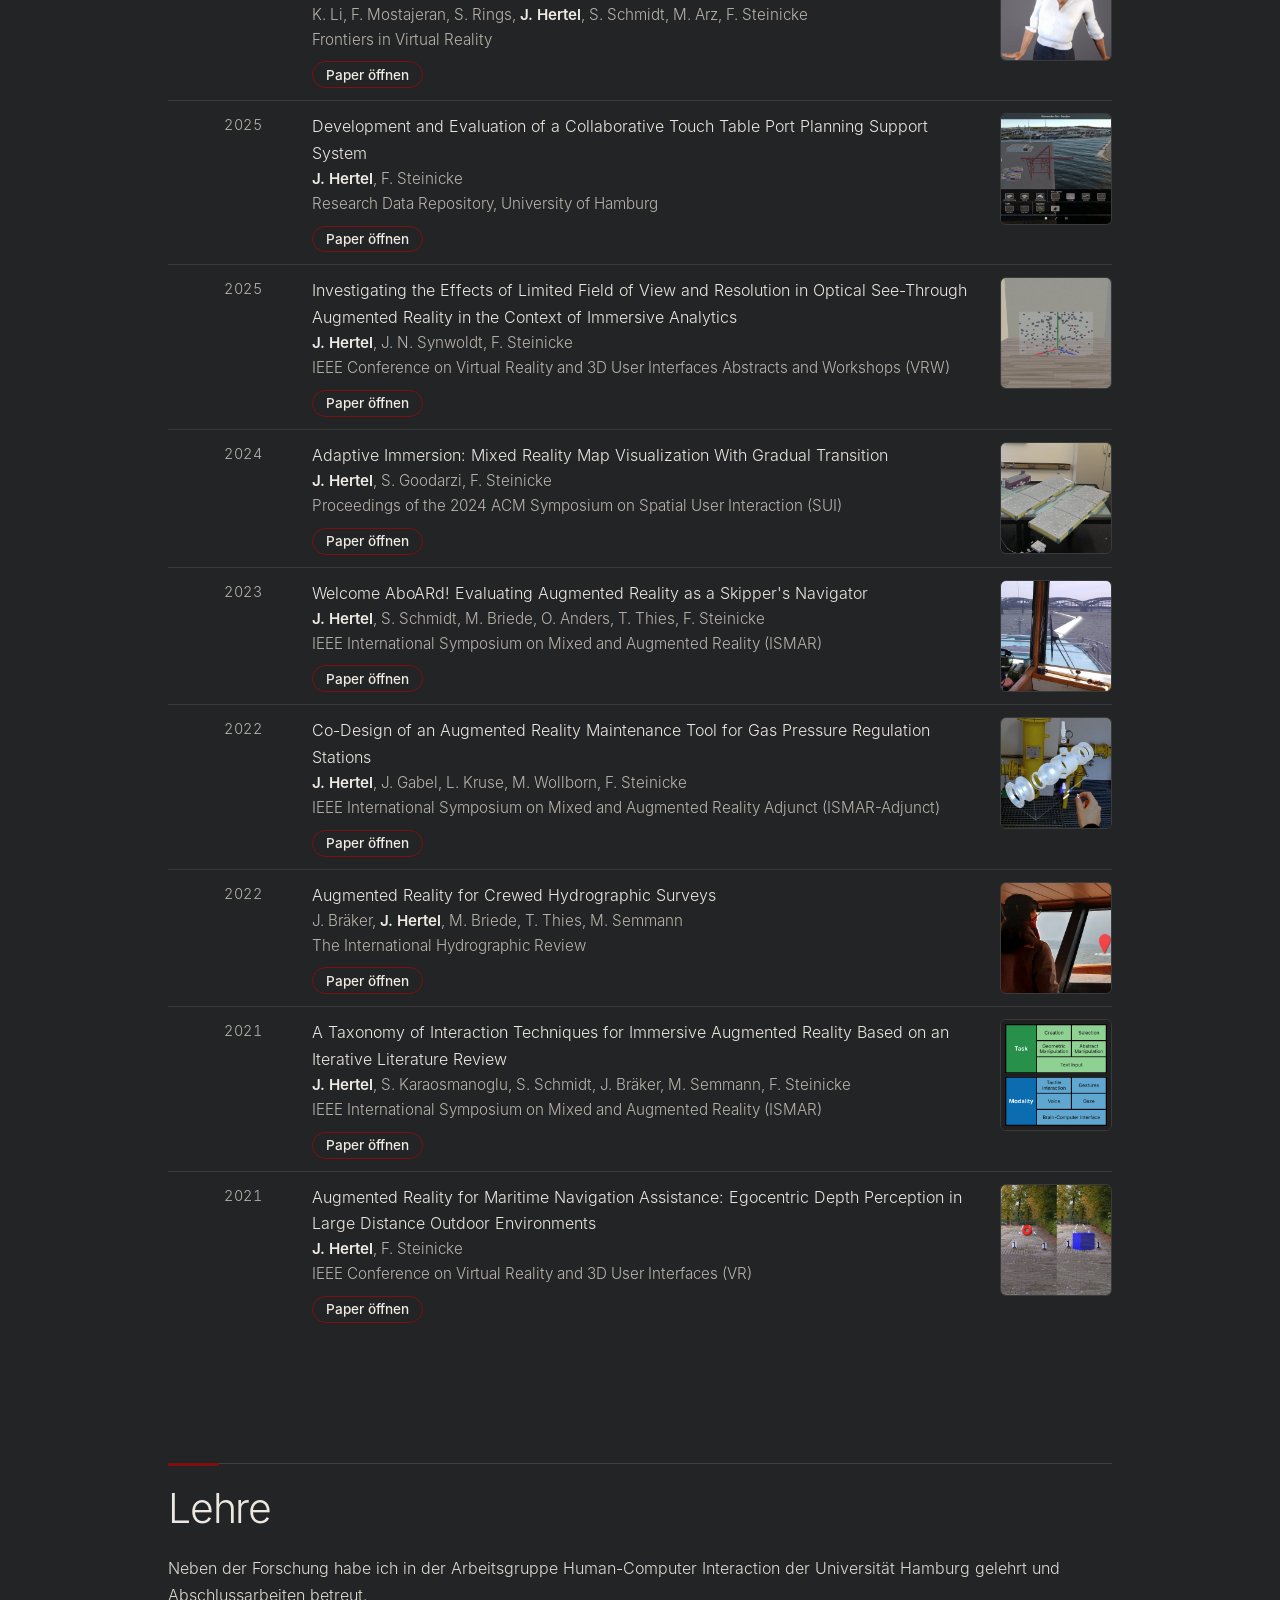
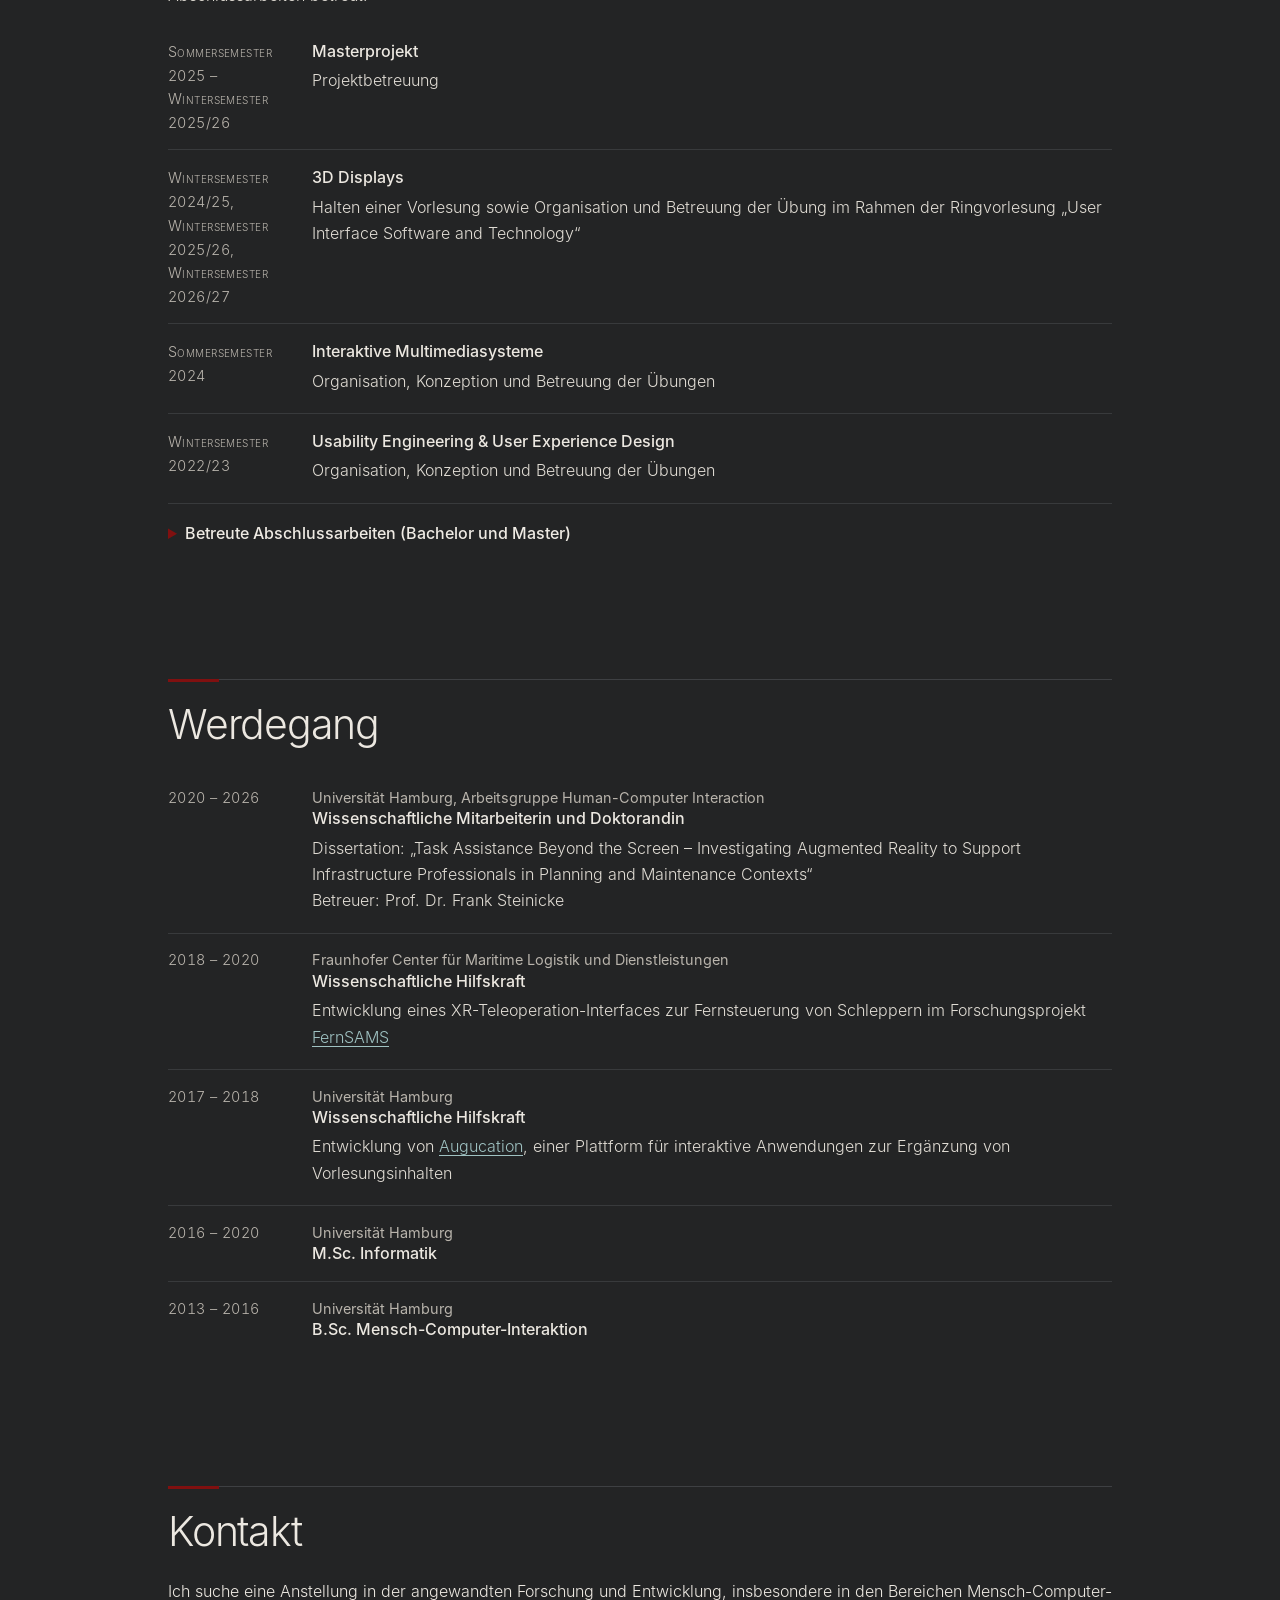
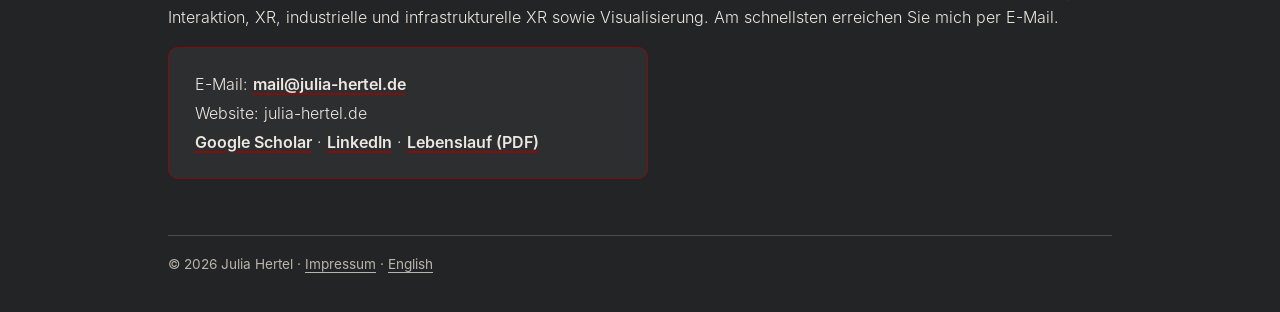
<file: de/index.html>
<!DOCTYPE html>
<html lang="de">
<head>
<meta charset="utf-8">
<meta name="viewport" content="width=device-width, initial-scale=1">
<title>Julia Hertel</title>
<meta name="description" content="Julia Hertel, Forscherin für Mensch-Computer-Interaktion. Wie Augmented Reality (AR) die reale und die virtuelle Welt verbindet: Projekte mit Industriepartnern, Publikationen und Kontakt.">
<meta name="theme-color" content="#232425">
<meta property="og:title" content="Julia Hertel – Forschung zu Augmented Reality"><meta property="og:description" content="Julia Hertel, Forscherin für Mensch-Computer-Interaktion. Wie Augmented Reality (AR) die reale und die virtuelle Welt verbindet: Projekte mit Industriepartnern, Publikationen und Kontakt."><meta property="og:type" content="website"><meta property="og:url" content="https://julia-hertel.de/de/">
<link rel="canonical" href="https://julia-hertel.de/de/">
<link rel="alternate" hreflang="en" href="https://julia-hertel.de/"><link rel="alternate" hreflang="de" href="https://julia-hertel.de/de/"><link rel="alternate" hreflang="x-default" href="https://julia-hertel.de/">
<link rel="icon" href="../favicon.svg" type="image/svg+xml">
<link rel="stylesheet" href="../assets/style.css">
<script type="application/ld+json">{"@context":"https://schema.org","@type":"Person","name":"Julia Hertel","url":"https://julia-hertel.de/","email":"mail@julia-hertel.de","jobTitle":"Research associate","affiliation":{"@type":"CollegeOrUniversity","name":"Universität Hamburg"},"sameAs":["https://scholar.google.com/citations?user=BwDJDRgAAAAJ","https://www.linkedin.com/in/julia-hertel-2014a81ab/"]}</script>
</head>
<body>
<a class="skip" href="#main">Zum Inhalt springen</a>
<div class="wrap">
<header class="top"><a class="brand" href="">Julia Hertel</a><a href="#projects">Projekte</a><a href="#publications">Publikationen</a><a href="#teaching">Lehre</a><a href="#background">Werdegang</a><a href="#contact">Kontakt</a><a class="lang" href="../index.html" hreflang="en" lang="en">English</a></header>
<main id="main">
<div class="hero"><p class="who">Forscherin und Entwicklerin für Mensch-Computer-Interaktion</p><div class="hd"><h1>Task Assistance Beyond the Screen</h1><p class="sub">Ich erforsche, wie Augmented Reality (AR) uns unterstützen kann, indem sie die reale und die virtuelle Welt verbindet. Ich arbeite mit Endnutzer:innen zusammen, vom ersten Workshop bis zum Test im Feld.</p></div>
<ul class="kw" aria-label="Keywords"><li>Human Factors</li><li>Mixed Reality</li><li>Augmented Reality</li><li>Nutzerzentrierte Entwicklung</li><li>Feldstudien</li><li>Visualisierung</li><li>Wahrnehmung</li></ul>
<div class="cta"><a class="btn ghost" href="../Julia-Hertel-Lebenslauf.pdf" target="_blank" rel="noopener">Lebenslauf (PDF)</a></div>
<img class="photo hero-photo" src="../assets/img/julia-hertel-ar-on-ship.jpg" alt="Julia Hertel testet eine AR-Brille auf der Brücke eines Schiffs" width="1500" height="1000"></div>
<section id="about"><h2>Über mich</h2><p class="intro">Ich bin wissenschaftliche Mitarbeiterin in der Arbeitsgruppe Human-Computer Interaction der Universität Hamburg. Ich habe meine Dissertation eingereicht, die Disputation ist für November 2026 geplant. Mich interessiert, wie uns Technologie bei der Interaktion mit der realen Welt unterstützen kann. Mein besonderes Interesse gilt AR und immersiven Technologien im Allgemeinen.</p><p class="intro">Ich entwerfe Konzepte gemeinsam mit den Menschen, die sie nutzen, entwickle Anwendungen für den Einsatz in der realen Welt und untersuche ihre Wirksamkeit und wahrgenommene Nützlichkeit in Labor- und Feldstudien.</p></section>
<section id="news"><h2>Aktuelles</h2><div class="ev"><div class="when">Nov. 2026</div><div><h3><span lang="en">„What if...?“</span> auf GitHub veröffentlicht</h3><p>Ein experimenteller Augmented-Reality-Prototyp für die Magic Leap 2: Man spricht einen Wunsch aus, und die Brille platziert 3D-Objekte, Gelände und Klänge im realen Raum.</p><p><a class="pbtn" href="https://github.com/uhhhci/WhatIf" target="_blank" rel="noopener">Auf GitHub ansehen</a></p><div class="shots"><figure><img src="../assets/img/web/whatif-dog.jpg" alt="Ein heruntergeladenes Hundemodell sitzt mit weichem Schatten auf dem realen Boden" width="540" height="600" loading="lazy"><figcaption>„Was wäre, wenn ein Hund vor mir säße?“</figcaption></figure><figure><img src="../assets/img/web/whatif-trees.jpg" alt="Bäume im Flur, die Schatten auf den Boden werfen" width="540" height="600" loading="lazy"><figcaption>„Ich möchte auch einen Baum sehen.“</figcaption></figure><figure><img src="../assets/img/web/whatif-jungle.jpg" alt="Der Flur als Dschungel mit Farnen, Lianen und einem Papagei" width="540" height="600" loading="lazy"><figcaption>„Was wäre, wenn dieser Ort ein Dschungel wäre?“</figcaption></figure><figure><img src="../assets/img/web/whatif-beach.jpg" alt="Der Flur als Strand mit Wasser und Palmen" width="540" height="600" loading="lazy"><figcaption>„Was wäre, wenn ich am Strand wäre?“</figcaption></figure></div></div></div></section>
<section id="projects"><h2>Forschungsprojekte</h2><p class="intro">Während meiner Promotion an der Universität Hamburg war ich an mehreren Forschungsprojekten, überwiegend drittmittelfinanziert und eines im Auftrag der Industrie, in enger Zusammenarbeit mit Industrie- und Forschungspartnern beteiligt. Ein Schwerpunkt war zu untersuchen, wie AR Fachkräfte der Infrastruktur in Planung und Wartung unterstützen kann.</p>
<article class="ev proj"><div class="when">2025 – 2026</div><div><div class="org">Gefördert durch EU Horizon</div><h3><a href="https://presence-xr.eu/" target="_blank" rel="noopener">PRESENCE</a></h3><p class="subt"><span lang="en">A toolset for hyper-realistic and XR-based human-human and human-machine interactions</span></p><p>Entwicklung von Technologien für überzeugendere Präsenz in Extended Reality (XR), gegliedert in drei technische Säulen mit jeweils einem SDK: Holoportation, Haptik und intelligente virtuelle Menschen.</p><div class="pimgs"><figure style="flex:2.403 1 0%"><img src="../assets/img/web/proj-presence-1.jpg" alt="Ein intelligenter virtueller Mensch reagiert mit Mimik und Aktion auf eine Nutzerin." loading="lazy" width="721" height="300"></figure><figure style="flex:2.770 1 0%"><a href="../assets/img/web/proj-presence-architecture-full.png" target="_blank" rel="noopener"><img src="../assets/img/web/proj-presence-2.png" alt="Systemarchitektur: multimodales Prompting, strukturierte Ausgabe und das resultierende Verhalten eines intelligenten virtuellen Menschen." loading="lazy" width="831" height="300"></a></figure></div>
<details class="role"><summary>Rolle</summary><ul><li>Co-Leitung des technischen Komitees</li><li>Co-Leitung der technischen Säule zu intelligenten virtuellen Menschen, mit Entwicklung eines Open-Source-Unity-SDK</li><li>Durchführung der nutzerzentrierten Evaluation aller technischen Säulen</li></ul></details>
<details><summary>Hauptpublikationen</summary><div class="pd"><ul class="plist"><li><a href="#pub-2">Anthropomorphic AI: A Toolkit for Authoring and Interacting With Intelligent Virtual Agents for Extended Reality</a> (2026)</li></ul></div></details></div></article>
<article class="ev proj"><div class="when">2023 – 2025</div><div><div class="org">Gefördert durch BMV</div><h3><a href="https://www.innovativehafentechnologien.de/wp-content/uploads/2023/01/Projektsteckbrief_HafenplanZen_2022-12-21_ma.pdf" target="_blank" rel="noopener">HafenplanZen</a></h3><p class="subt">Strategische Hafenplanung auf Basis von digitalen Zwillingen</p><p>Die Entwicklung eines Hafenmasterplanungstools auf Basis eines digitalen Zwillings, das kollaborative Planung und Simulation von Verkehrsszenarien ermöglicht. Als technische Plattform haben wir einen Multi-Touch-Tisch in Kombination mit AR untersucht.</p><div class="pimgs"><figure style="flex:1.820 1 0%"><img src="../assets/img/web/proj-hafenplanzen-1.jpg" alt="Screenshot des 3D-Hafenmasterplanungstools mit dem Gebäudemenü." loading="lazy" width="546" height="300"></figure><figure style="flex:1.820 1 0%"><img src="../assets/img/web/proj-hafenplanzen-2.jpg" alt="Simulationsansicht eines Containerterminals von oben, mit Verkehr und Wiedergabesteuerung." loading="lazy" width="546" height="300"></figure><figure style="flex:1.480 1 0%"><img src="../assets/img/web/proj-hafenplanzen-3.jpg" alt="Hafenmodell auf dem Touchtisch." loading="lazy" width="444" height="300"></figure></div>
<details class="role"><summary>Rolle</summary><ul><li>Leitung der Entwicklung des Hafenmasterplanungstools (3D-Visualisierung und Interaktion)</li><li>Durchführung der nutzerzentrierten Evaluation</li></ul></details>
<details><summary>Hauptpublikationen</summary><div class="pd"><ul class="plist"><li><a href="#pub-3">Development and Evaluation of a Collaborative Touch Table Port Planning Support System</a> (2025)</li><li><a href="#pub-5">Adaptive Immersion: Mixed Reality Map Visualization With Gradual Transition</a> (2024)</li></ul></div></details></div></article>
<article class="ev proj"><div class="when">2023 – 2024</div><div><div class="org">Gefördert durch BMFTR</div><h3><a href="https://www.rescue-mate.de/" target="_blank" rel="noopener">RESCUE-MATE</a></h3><p class="subt">Dynamische Lageerstellung und Unterstützung für Rettungskräfte in komplexen Krisensituationen</p><p>Erstellung eines dynamischen Lagebilds von Krisen- und Katastrophensituationen aus fortlaufend eingebundenen Echtzeitdaten, das Rettungskräften umfassende Orientierung und Situationsbewertung ermöglicht. Wir haben untersucht, wie sich die beteiligten Organisationen in ihrer Zusammenarbeit unterstützen lassen, darunter Polizei, Feuerwehr und Hafenbehörde.</p><div class="pimgs"><figure style="flex:2.270 1 0%"><img src="../assets/img/web/proj-rescue-mate-1.jpg" alt="Einsatzkräfte arbeiten an einem Touchtisch mit Karte." loading="lazy" width="681" height="300"></figure><figure style="flex:2.903 1 0%"><img src="../assets/img/web/proj-rescue-mate-2-de-tile.png" alt="Wortwolke zentraler Themen der Anforderungsanalyse: Lagebild, Echtzeitdaten, Zusammenarbeit, Sensorik, Drohnen, soziale Medien, KI-Unterstützung und mehr." loading="lazy" width="871" height="300"></figure></div>
<details class="role"><summary>Rolle</summary><ul><li>Mitarbeit am Forschungsantrag</li><li>Leitung der Anforderungsanalyse für das Lagebild</li></ul></details>
<details><summary>Hauptpublikationen</summary><div class="pd"><ul class="plist"><li><a href="#pub-5">Adaptive Immersion: Mixed Reality Map Visualization With Gradual Transition</a> (2024)</li></ul></div></details></div></article>
<article class="ev proj"><div class="when">2022 – 2025</div><div><div class="org">Auftragsforschung für Hamburger Energienetze über HITeC Hamburg</div><h3>AR-Unterstützung bei der Inspektion von Gasdruckregelanlagen</h3><p>Untersuchung, wie AR Techniker bei der Inspektion von Anlagen des örtlichen Gasnetzbetreibers unterstützen kann. Gemeinsam mit Beteiligten, vor allem technischem Personal, haben wir in einem nutzerzentrierten Prozess Anforderungen ermittelt und einen Prototyp entwickelt, mit Anwendungsfällen wie der 3D-Visualisierung verbauter Komponenten, digitalen Formularen in AR und der Darstellung unterirdischer Leitungen.</p><div class="pimgs"><figure style="flex:1.100 1 0%"><img src="../assets/img/web/proj-gas-2.jpg" alt="3D-Explosionsansicht eines Ventils in AR, eingeblendet an der realen Gasdruckregelanlage." loading="lazy" width="330" height="300"></figure><figure style="flex:1.260 1 0%"><img src="../assets/img/web/proj-gas-3.jpg" alt="AR-Hinweise an Ventilen: ein rotes Kreuz markiert das falsche Ventil, ein grüner Pfeil zeigt auf die richtige Leitung." loading="lazy" width="378" height="300"></figure><figure style="flex:1.090 1 0%"><img src="../assets/img/web/proj-gas-1.jpg" alt="Ein Techniker mit AR-Brille an einem Gasdruckregler, daneben ein digitales Inspektionsformular in AR." loading="lazy" width="327" height="300"></figure><figure style="flex:1.620 1 0%"><img src="../assets/img/web/proj-gas-4.jpg" alt="Unterirdische Leitungen in AR auf einer gepflasterten Fläche, in Grün und Rot." loading="lazy" width="486" height="300"></figure></div>
<details class="role"><summary>Rolle</summary><ul><li>Projektleitung</li><li>Analyse der Anforderungen der Techniker</li><li>Entwicklung von Prototypen in einem iterativen Prozess</li><li>Durchführung einer Langzeit-Feldstudie zur Evaluation des finalen Prototyps</li></ul></details>
<details><summary>Hauptpublikationen</summary><div class="pd"><ul class="plist"><li><a href="#pub-7">Co-Design of an Augmented Reality Maintenance Tool for Gas Pressure Regulation Stations</a> (2022)</li></ul></div></details></div></article>
<article class="ev proj"><div class="when">2020 – 2023</div><div><div class="org">Gefördert durch BMBF</div><h3><a href="https://wizard.tu-dortmund.de/" target="_blank" rel="noopener">WizARd</a></h3><p class="subt">Wissensvernetzung und Kollaboration durch die Anwendung erweiterter Realität in produktionsnahen Dienstleistungen</p><p>Entwicklung eines Digitalisierungsassistenten, der AR/VR für kleine und mittlere Unternehmen (KMU) besser zugänglich macht, indem er die Entwicklung von AR/VR-Anwendungen mit einem No-Code/Low-Code-Ansatz unterstützt. Ein zentraler Anwendungsfall war der Einsatz von AR für die maritime Navigation im Hamburger Hafen.</p><div class="pimgs"><figure style="flex:1.780 1 0%"><img src="../assets/img/web/proj-wizard-1.jpg" alt="Ein Schiffsführer mit AR-Brille steuert ein Schiff entlang eines virtuellen Navigationspfads auf dem Wasser." loading="lazy" width="534" height="300"></figure><figure style="flex:1.930 1 0%"><img src="../assets/img/web/proj-wizard-2.jpg" alt="AR-Navigationsmarkierungen auf dem Wasser, gesehen von der Brücke eines Bootes." loading="lazy" width="579" height="300"></figure><figure style="flex:1.410 1 0%"><img src="../assets/img/web/proj-wizard-3.jpg" alt="Visualisierung der Wassertiefe als farbcodiertes Muster auf der Wasseroberfläche in AR." loading="lazy" width="423" height="300"></figure></div>
<details class="role"><summary>Rolle</summary><ul><li>Leitung der Erforschung von Visualisierungs- und Interaktionsparadigmen</li><li>Leitung der Entwicklung und Evaluation von AR/VR-Prototypen</li></ul></details>
<details><summary>Hauptpublikationen</summary><div class="pd"><ul class="plist"><li><a href="#pub-6">Welcome AboARd! Evaluating Augmented Reality as a Skipper&#x27;s Navigator</a> (2023)</li><li><a href="#pub-9">A Taxonomy of Interaction Techniques for Immersive Augmented Reality Based on an Iterative Literature Review</a> (2021)</li><li><a href="#pub-10">Augmented Reality for Maritime Navigation Assistance: Egocentric Depth Perception in Large Distance Outdoor Environments</a> (2021)</li></ul></div></details></div></article>
</section>
<section id="publications"><h2>Hauptpublikationen</h2><p>Auswahl der wichtigsten Publikationen. Eine vollständige Liste meiner Publikationen findet sich auf <a href="https://scholar.google.com/citations?user=BwDJDRgAAAAJ" target="_blank" rel="noopener">Google Scholar</a>.</p>
<ul class="pubs">
<li class="pub has-thumb" id="pub-0"><span class="y">2026</span><div><p class="t" lang="en">Augmented Reality for In-Situ Soil Moisture Visualization to Support Irrigation of Sports Fields</p><p class="a">L. Flaig, <b>J. Hertel</b>, F. Steinicke</p><p class="v">IEEE International Symposium on Mixed and Augmented Reality Adjunct (ISMAR-Adjunct), in press</p><p class="pb"><span class="pbtn off" aria-disabled="true">Folgt bald</span></p></div><img class="pthumb" src="../assets/img/web/pub-soil-moisture.jpg" alt="AR-Ansicht eines Sportplatzes mit farbcodierten Bodenfeuchte-Zonen und Markern, gesehen durch eine AR-Brille." width="360" height="360" loading="lazy"></li>
<li class="pub has-thumb" id="pub-1"><span class="y">2026</span><div><p class="t" lang="en">Augmented Reality for Tabletop and In-Situ Visualization of Road Construction Drawings to Support Engineers</p><p class="a">J. Münster, <b>J. Hertel</b>, F. Steinicke</p><p class="v">Proceedings of the Extended Abstracts of the 2026 CHI Conference on Human Factors in Computing Systems (CHI EA)</p><p class="pb"><a class="pbtn" href="https://dl.acm.org/doi/pdf/10.1145/3772363.3799371" target="_blank" rel="noopener">Paper öffnen</a></p></div><img class="pthumb" src="../assets/img/web/pub-road-construction.jpg" alt="Straßenbauplan in AR auf einer Straße visualisiert, mit Absperrungen und Markierungen." width="360" height="360" loading="lazy"></li>
<li class="pub has-thumb" id="pub-2"><span class="y">2026</span><div><p class="t" lang="en">Anthropomorphic AI: A Toolkit for Authoring and Interacting With Intelligent Virtual Agents for Extended Reality</p><p class="a">K. Li, F. Mostajeran, S. Rings, <b>J. Hertel</b>, S. Schmidt, M. Arz, F. Steinicke</p><p class="v">Frontiers in Virtual Reality</p><p class="pb"><a class="pbtn" href="https://www.frontiersin.org/journals/virtual-reality/articles/10.3389/frvir.2026.1794720/pdf" target="_blank" rel="noopener">Paper öffnen</a></p></div><img class="pthumb" src="../assets/img/web/pub-anthropomorphic-ai.jpg" alt="Ein realistischer virtueller Mensch in weißer Bluse vor grauem Hintergrund." width="360" height="360" loading="lazy"></li>
<li class="pub has-thumb" id="pub-3"><span class="y">2025</span><div><p class="t" lang="en">Development and Evaluation of a Collaborative Touch Table Port Planning Support System</p><p class="a"><b>J. Hertel</b>, F. Steinicke</p><p class="v">Research Data Repository, University of Hamburg</p><p class="pb"><a class="pbtn" href="https://www.fdr.uni-hamburg.de/record/18022/files/HafenplanZen_Evaluierung.pdf" target="_blank" rel="noopener">Paper öffnen</a></p></div><img class="pthumb" src="../assets/img/web/pub-touch-table.jpg" alt="Hafenplanungstool auf einem Touchtisch mit 3D-Hafenmodell und Gebäudemenü." width="360" height="360" loading="lazy"></li>
<li class="pub has-thumb" id="pub-4"><span class="y">2025</span><div><p class="t" lang="en">Investigating the Effects of Limited Field of View and Resolution in Optical See-Through Augmented Reality in the Context of Immersive Analytics</p><p class="a"><b>J. Hertel</b>, J. N. Synwoldt, F. Steinicke</p><p class="v">IEEE Conference on Virtual Reality and 3D User Interfaces Abstracts and Workshops (VRW)</p><p class="pb"><a class="pbtn" href="https://ieeexplore.ieee.org/stamp/stamp.jsp?tp=&amp;arnumber=10972793" target="_blank" rel="noopener">Paper öffnen</a></p></div><img class="pthumb" src="../assets/img/web/pub-limited-fov.jpg" alt="Eine Wolke kleiner Würfel in einem virtuellen Raum mit Koordinatenachsen, zur Untersuchung von Visualisierung in AR." width="360" height="360" loading="lazy"></li>
<li class="pub has-thumb" id="pub-5"><span class="y">2024</span><div><p class="t" lang="en">Adaptive Immersion: Mixed Reality Map Visualization With Gradual Transition</p><p class="a"><b>J. Hertel</b>, S. Goodarzi, F. Steinicke</p><p class="v">Proceedings of the 2024 ACM Symposium on Spatial User Interaction (SUI)</p><p class="pb"><a class="pbtn" href="https://dl.acm.org/doi/pdf/10.1145/3677386.3688874" target="_blank" rel="noopener">Paper öffnen</a></p></div><img class="pthumb" src="../assets/img/web/pub-adaptive-immersion.jpg" alt="Hafenmodell auf einem Touchtisch." width="360" height="360" loading="lazy"></li>
<li class="pub has-thumb" id="pub-6"><span class="y">2023</span><div><p class="t" lang="en">Welcome AboARd! Evaluating Augmented Reality as a Skipper&#x27;s Navigator</p><p class="a"><b>J. Hertel</b>, S. Schmidt, M. Briede, O. Anders, T. Thies, F. Steinicke</p><p class="v">IEEE International Symposium on Mixed and Augmented Reality (ISMAR)</p><p class="pb"><a class="pbtn" href="https://ieeexplore.ieee.org/stamp/stamp.jsp?tp=&amp;arnumber=10316430" target="_blank" rel="noopener">Paper öffnen</a></p></div><img class="pthumb" src="../assets/img/web/pub-welcome-aboard.jpg" alt="AR-Navigationspfad auf dem Wasser, gesehen von der Brücke eines Schiffs." width="360" height="360" loading="lazy"></li>
<li class="pub has-thumb" id="pub-7"><span class="y">2022</span><div><p class="t" lang="en">Co-Design of an Augmented Reality Maintenance Tool for Gas Pressure Regulation Stations</p><p class="a"><b>J. Hertel</b>, J. Gabel, L. Kruse, M. Wollborn, F. Steinicke</p><p class="v">IEEE International Symposium on Mixed and Augmented Reality Adjunct (ISMAR-Adjunct)</p><p class="pb"><a class="pbtn" href="https://ieeexplore.ieee.org/stamp/stamp.jsp?tp=&amp;arnumber=9974541" target="_blank" rel="noopener">Paper öffnen</a></p></div><img class="pthumb" src="../assets/img/web/pub-gas-stations.jpg" alt="Virtuelle Explosionsdarstellung einer Gas-Druckregelkomponente in AR, ein Hand hält ein virtuelles Bauteil." width="360" height="360" loading="lazy"></li>
<li class="pub has-thumb" id="pub-8"><span class="y">2022</span><div><p class="t" lang="en">Augmented Reality for Crewed Hydrographic Surveys</p><p class="a">J. Bräker, <b>J. Hertel</b>, M. Briede, T. Thies, M. Semmann</p><p class="v">The International Hydrographic Review</p><p class="pb"><a class="pbtn" href="https://journals.lib.unb.ca/index.php/ihr/article/download/33362/1882528654" target="_blank" rel="noopener">Paper öffnen</a></p></div><img class="pthumb" src="../assets/img/web/pub-hydrographic-surveys.jpg" alt="Eine Person mit AR-Brille auf der Brücke eines Vermessungsschiffs, den Blick auf das Wasser gerichtet." width="360" height="360" loading="lazy"></li>
<li class="pub has-thumb" id="pub-9"><span class="y">2021</span><div><p class="t" lang="en">A Taxonomy of Interaction Techniques for Immersive Augmented Reality Based on an Iterative Literature Review</p><p class="a"><b>J. Hertel</b>, S. Karaosmanoglu, S. Schmidt, J. Bräker, M. Semmann, F. Steinicke</p><p class="v">IEEE International Symposium on Mixed and Augmented Reality (ISMAR)</p><p class="pb"><a class="pbtn" href="https://ieeexplore.ieee.org/stamp/stamp.jsp?tp=&amp;arnumber=9583814" target="_blank" rel="noopener">Paper öffnen</a></p></div><img class="pthumb" src="../assets/img/web/pub-taxonomy.png" alt="Vereinfachte Übersicht der Taxonomie: Aufgaben wie Erstellen, Auswählen und Manipulieren sowie Eingabemodalitäten wie Berührung, Gesten, Sprache, Blick und Gehirn-Computer-Schnittstelle." width="360" height="360" loading="lazy"></li>
<li class="pub has-thumb" id="pub-10"><span class="y">2021</span><div><p class="t" lang="en">Augmented Reality for Maritime Navigation Assistance: Egocentric Depth Perception in Large Distance Outdoor Environments</p><p class="a"><b>J. Hertel</b>, F. Steinicke</p><p class="v">IEEE Conference on Virtual Reality and 3D User Interfaces (VR)</p><p class="pb"><a class="pbtn" href="https://ieeexplore.ieee.org/stamp/stamp.jsp?tp=&amp;arnumber=9417722" target="_blank" rel="noopener">Paper öffnen</a></p></div><img class="pthumb" src="../assets/img/web/pub-maritime-navigation.jpg" alt="Zwei AR-Ansichten auf einer gepflasterten Fläche: ein roter Ring und ein blauer Würfel in unterschiedlicher Entfernung, neben nummerierten Markern." width="360" height="360" loading="lazy"></li>
</ul></section>
<section id="teaching"><h2>Lehre</h2><p class="intro">Neben der Forschung habe ich in der Arbeitsgruppe Human-Computer Interaction der Universität Hamburg gelehrt und Abschlussarbeiten betreut.</p><div class="ev"><div class="when">Sommersemester 2025 – Wintersemester 2025/26</div><div><h3>Masterprojekt</h3><p>Projektbetreuung</p></div></div><div class="ev"><div class="when">Wintersemester 2024/25, Wintersemester 2025/26, Wintersemester 2026/27</div><div><h3><span lang="en">3D Displays</span></h3><p>Halten einer Vorlesung sowie Organisation und Betreuung der Übung im Rahmen der Ringvorlesung <span lang="en">„User Interface Software and Technology“</span></p></div></div><div class="ev"><div class="when">Sommersemester 2024</div><div><h3>Interaktive Multimediasysteme</h3><p>Organisation, Konzeption und Betreuung der Übungen</p></div></div><div class="ev"><div class="when">Wintersemester 2022/23</div><div><h3><span lang="en">Usability Engineering &amp; User Experience Design</span></h3><p>Organisation, Konzeption und Betreuung der Übungen</p></div></div><details class="theses"><summary>Betreute Abschlussarbeiten (Bachelor und Master)</summary><ul class="tlist"><li><span class="y">2026</span><div><span lang="en">From Planning to Reconciliation: Reducing Articulation Work in Shared Households through Contestable AI</span></div></li><li><span class="y">2026</span><div><span lang="en">Progressive Disclosure of Concept Maps Beyond Conversational-Agent Guidance: A VR Instructional Approach for Cabin Safety and Emergency Procedures</span></div></li><li><span class="y">2026</span><div><span lang="en">A Digital Companion for a Surf Competition: User-Centered Development of an Event App for the Adh Open</span></div></li><li><span class="y">2025</span><div><span lang="en">User Interactions on Multi-Touch Surfaces: Effects of Adjustable Tilt and Height</span></div></li><li><span class="y">2025</span><div><span lang="en">Comparing UX Design Trends (Flat Design vs. Skeuomorphism) and Interaction Methods (Natural vs. Universal) in Office-Themed Augmented Reality Environments</span></div></li><li><span class="y">2025</span><div><span>Die Kunst der Platzierung: Evaluierung einer Taxonomie für die Anordnung von Benutzeroberflächen-Elementen in einem kombinierten Touchtisch-Augmented-Reality-Setting</span></div></li><li><span class="y">2025</span><div><span>Potenzielle Einsetzbarkeit von Augmented Reality in der Straßen- und Verkehrsplanung</span><a class="tlink" href="#pub-1">Als Paper veröffentlicht &rarr;</a></div></li><li><span class="y">2025</span><div><span lang="en">Augmented Reality based Soil Moisture Visualization for Optimized Irrigation Decision on Sport Fields</span><a class="tlink" href="#pub-0">Als Paper veröffentlicht &rarr;</a></div></li><li><span class="y">2025</span><div><span lang="en">Mold vs. Draw: Comparison and Evaluation of two Terrain Design Techniques in Augmented Reality</span></div></li><li><span class="y">2024</span><div><span lang="en">Investigation of the Effects of Technical Parameters in Augmented Reality in the Context of Data Visualization</span><a class="tlink" href="#pub-4">Als Paper veröffentlicht &rarr;</a></div></li><li><span class="y">2024</span><div><span lang="en">Evaluating the Effectiveness of Combined Nudging Techniques in E-Commerce: A Focus on Scarcity, Social Proof, and Salience Nudges</span></div></li><li><span class="y">2023</span><div><span>Einfluss auf die wahrgenommene Selbstoffenbarung, Vertrauen und Sympathie in einer Video-CMC basierten Online-Dating Umgebung</span></div></li><li><span class="y">2023</span><div><span>Der Einfluss der Art der sozialen Interaktion auf die Motivation unter Berücksichtigung des Geschlechts im Kontext einer gamifizierten Lernapp</span></div></li><li><span class="y">2023</span><div><span>Nutzerzentrierte Entwicklung einer Augmented Reality Trainingsanwendung für den Fußballsport</span></div></li><li><span class="y">2022</span><div><span>Die Relevanz von Design Guidelines auf die Usability von Theater- und Museumswebsites</span></div></li><li><span class="y">2022</span><div><span>Skeuomorphismus vs. Flat Design vs. Neumorphismus. Ein Vergleich der User Experience hinsichtlich altersbedingter Unterschiede</span></div></li></ul></details></section>
<section id="background"><h2>Werdegang</h2><div class="ev"><div class="when">2020 – 2026</div><div><div class="org">Universität Hamburg, Arbeitsgruppe Human-Computer Interaction</div><h3>Wissenschaftliche Mitarbeiterin und Doktorandin</h3><p>Dissertation: „Task Assistance Beyond the Screen – Investigating Augmented Reality to Support Infrastructure Professionals in Planning and Maintenance Contexts“<br>Betreuer: Prof. Dr. Frank Steinicke</p></div></div><div class="ev"><div class="when">2018 – 2020</div><div><div class="org">Fraunhofer Center für Maritime Logistik und Dienstleistungen</div><h3>Wissenschaftliche Hilfskraft</h3><p>Entwicklung eines XR-Teleoperation-Interfaces zur Fernsteuerung von Schleppern im Forschungsprojekt <a href="https://www.cml.fraunhofer.de/de/forschungsprojekte1/FernSAMS.html" target="_blank" rel="noopener">FernSAMS</a></p></div></div><div class="ev"><div class="when">2017 – 2018</div><div><div class="org">Universität Hamburg</div><h3>Wissenschaftliche Hilfskraft</h3><p>Entwicklung von <a href="https://augucation.github.io/list" target="_blank" rel="noopener">Augucation</a>, einer Plattform für interaktive Anwendungen zur Ergänzung von Vorlesungsinhalten</p></div></div><div class="ev"><div class="when">2016 – 2020</div><div><div class="org">Universität Hamburg</div><h3>M.Sc. Informatik</h3></div></div><div class="ev"><div class="when">2013 – 2016</div><div><div class="org">Universität Hamburg</div><h3>B.Sc. Mensch-Computer-Interaktion</h3></div></div></section>
<section id="contact"><h2>Kontakt</h2><p>Ich suche eine Anstellung in der angewandten Forschung und Entwicklung, insbesondere in den Bereichen Mensch-Computer-Interaktion, XR, industrielle und infrastrukturelle XR sowie Visualisierung. Am schnellsten erreichen Sie mich per E-Mail.</p>
<div class="box"><p>E-Mail: <a href="mailto:mail@julia-hertel.de">mail@julia-hertel.de</a></p><p>Website: julia-hertel.de</p><p><a href="https://scholar.google.com/citations?user=BwDJDRgAAAAJ" target="_blank" rel="noopener">Google Scholar</a> · <a href="https://www.linkedin.com/in/julia-hertel-2014a81ab/" target="_blank" rel="noopener">LinkedIn</a> · <a href="../Julia-Hertel-Lebenslauf.pdf" target="_blank" rel="noopener">Lebenslauf (PDF)</a></p></div></section>
</main>
<footer>© 2026 Julia Hertel · <a href="impressum.html">Impressum</a> · <a href="../index.html" hreflang="en" lang="en">English</a></footer>
</div>
</body>
</html>
</file>
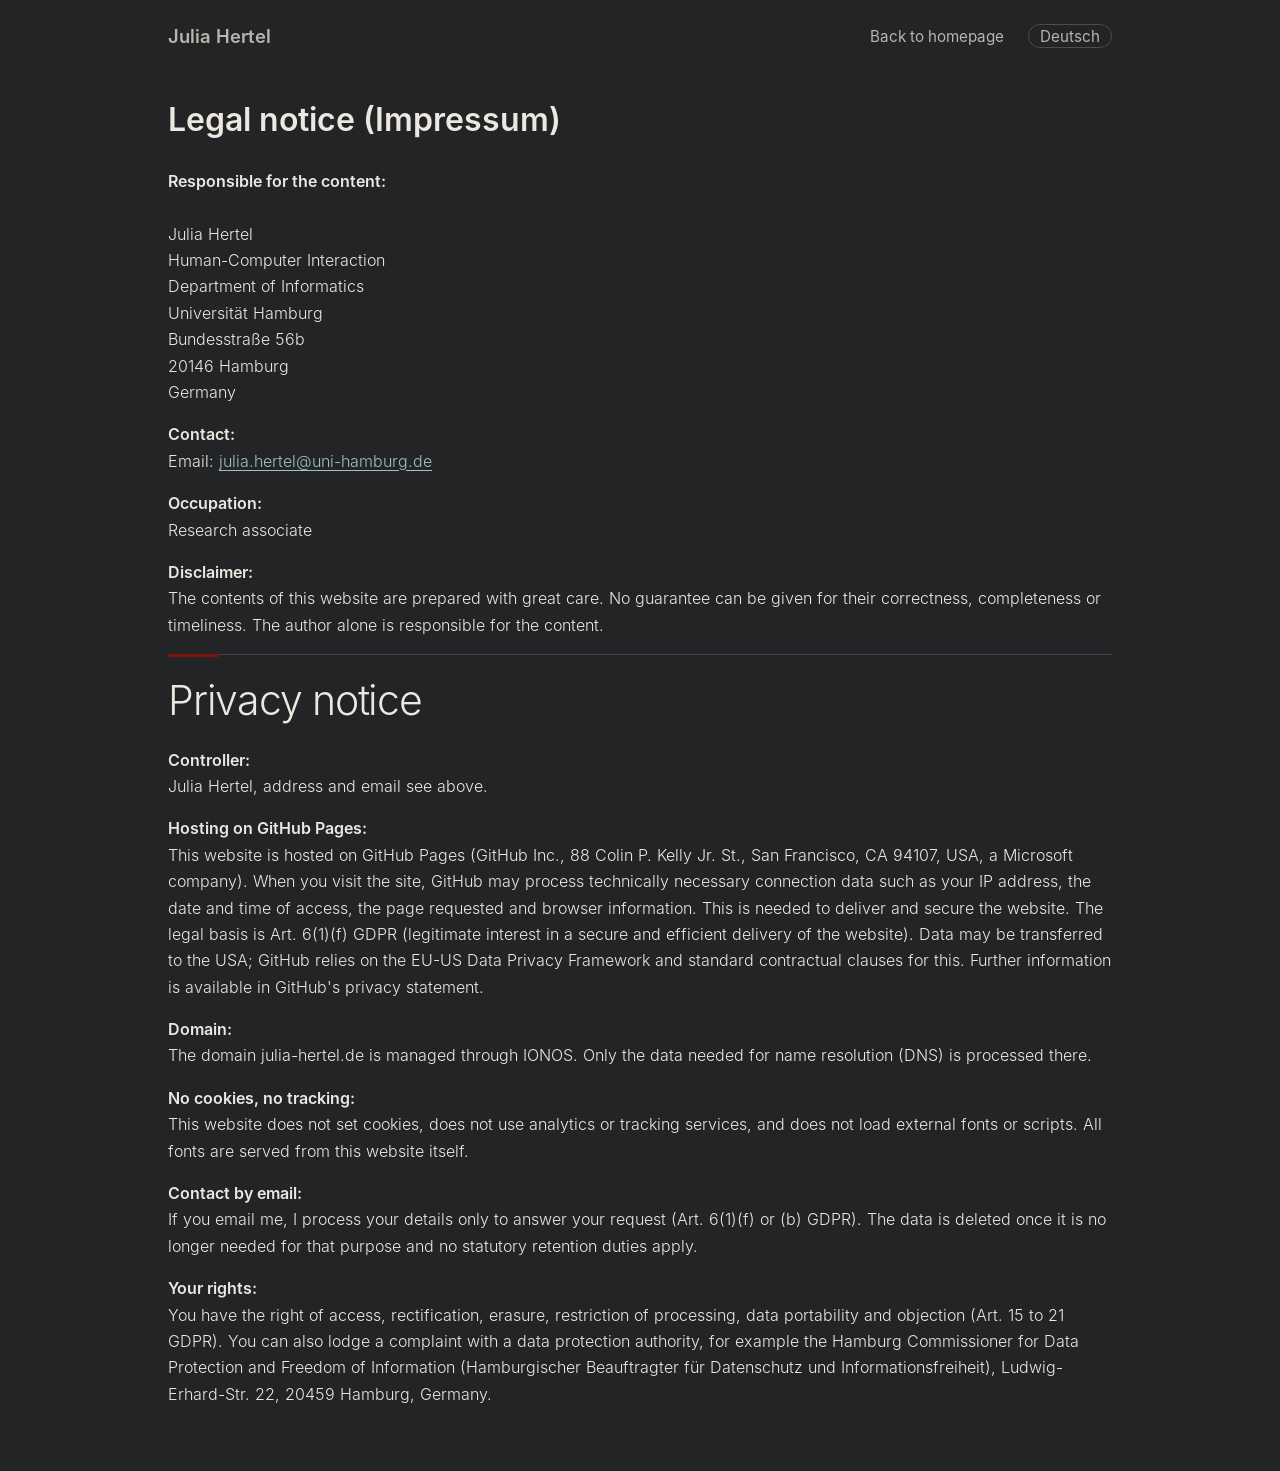
<file: impressum.html>
<!DOCTYPE html>
<html lang="en"><head><meta charset="utf-8"><meta name="viewport" content="width=device-width, initial-scale=1">
<title>Julia Hertel</title><meta name="robots" content="noindex"><meta name="theme-color" content="#232425">
<link rel="icon" href="favicon.svg" type="image/svg+xml"><link rel="stylesheet" href="assets/style.css"></head>
<body><div class="wrap"><header class="top"><a class="brand" href="index.html">Julia Hertel</a><a href="index.html">Back to homepage</a><a class="lang" href="de/impressum.html" hreflang="de" lang="de">Deutsch</a></header>
<main style="padding-bottom:3rem"><h1>Legal notice (Impressum)</h1>
<p><strong>Responsible for the content:</strong><br><br>
Julia Hertel<br>
Human-Computer Interaction<br>
Department of Informatics<br>
Universität Hamburg<br>
Bundesstraße 56b<br>
20146 Hamburg<br>
Germany</p>

<p><strong>Contact:</strong><br>
Email: <a href="mailto:julia.hertel@uni-hamburg.de">julia.hertel@uni-hamburg.de</a></p>

<p><strong>Occupation:</strong><br>
Research associate<br></p>

<p><strong>Disclaimer:</strong><br>
The contents of this website are prepared with great care. No guarantee can be given for their correctness, completeness or timeliness. The author alone is responsible for the content.</p>

<h2>Privacy notice</h2>
<p><strong>Controller:</strong><br>
Julia Hertel, address and email see above.</p>

<p><strong>Hosting on GitHub Pages:</strong><br>
This website is hosted on GitHub Pages (GitHub Inc., 88 Colin P. Kelly Jr. St., San Francisco, CA 94107, USA, a Microsoft company). When you visit the site, GitHub may process technically necessary connection data such as your IP address, the date and time of access, the page requested and browser information. This is needed to deliver and secure the website. The legal basis is Art. 6(1)(f) GDPR (legitimate interest in a secure and efficient delivery of the website). Data may be transferred to the USA; GitHub relies on the EU-US Data Privacy Framework and standard contractual clauses for this. Further information is available in GitHub's privacy statement.</p>

<p><strong>Domain:</strong><br>
The domain julia-hertel.de is managed through IONOS. Only the data needed for name resolution (DNS) is processed there.</p>

<p><strong>No cookies, no tracking:</strong><br>
This website does not set cookies, does not use analytics or tracking services, and does not load external fonts or scripts. All fonts are served from this website itself.</p>

<p><strong>Contact by email:</strong><br>
If you email me, I process your details only to answer your request (Art. 6(1)(f) or (b) GDPR). The data is deleted once it is no longer needed for that purpose and no statutory retention duties apply.</p>

<p><strong>Your rights:</strong><br>
You have the right of access, rectification, erasure, restriction of processing, data portability and objection (Art. 15 to 21 GDPR). You can also lodge a complaint with a data protection authority, for example the Hamburg Commissioner for Data Protection and Freedom of Information (Hamburgischer Beauftragter für Datenschutz und Informationsfreiheit), Ludwig-Erhard-Str. 22, 20459 Hamburg, Germany.</p>
</main></div></body></html>
</file>
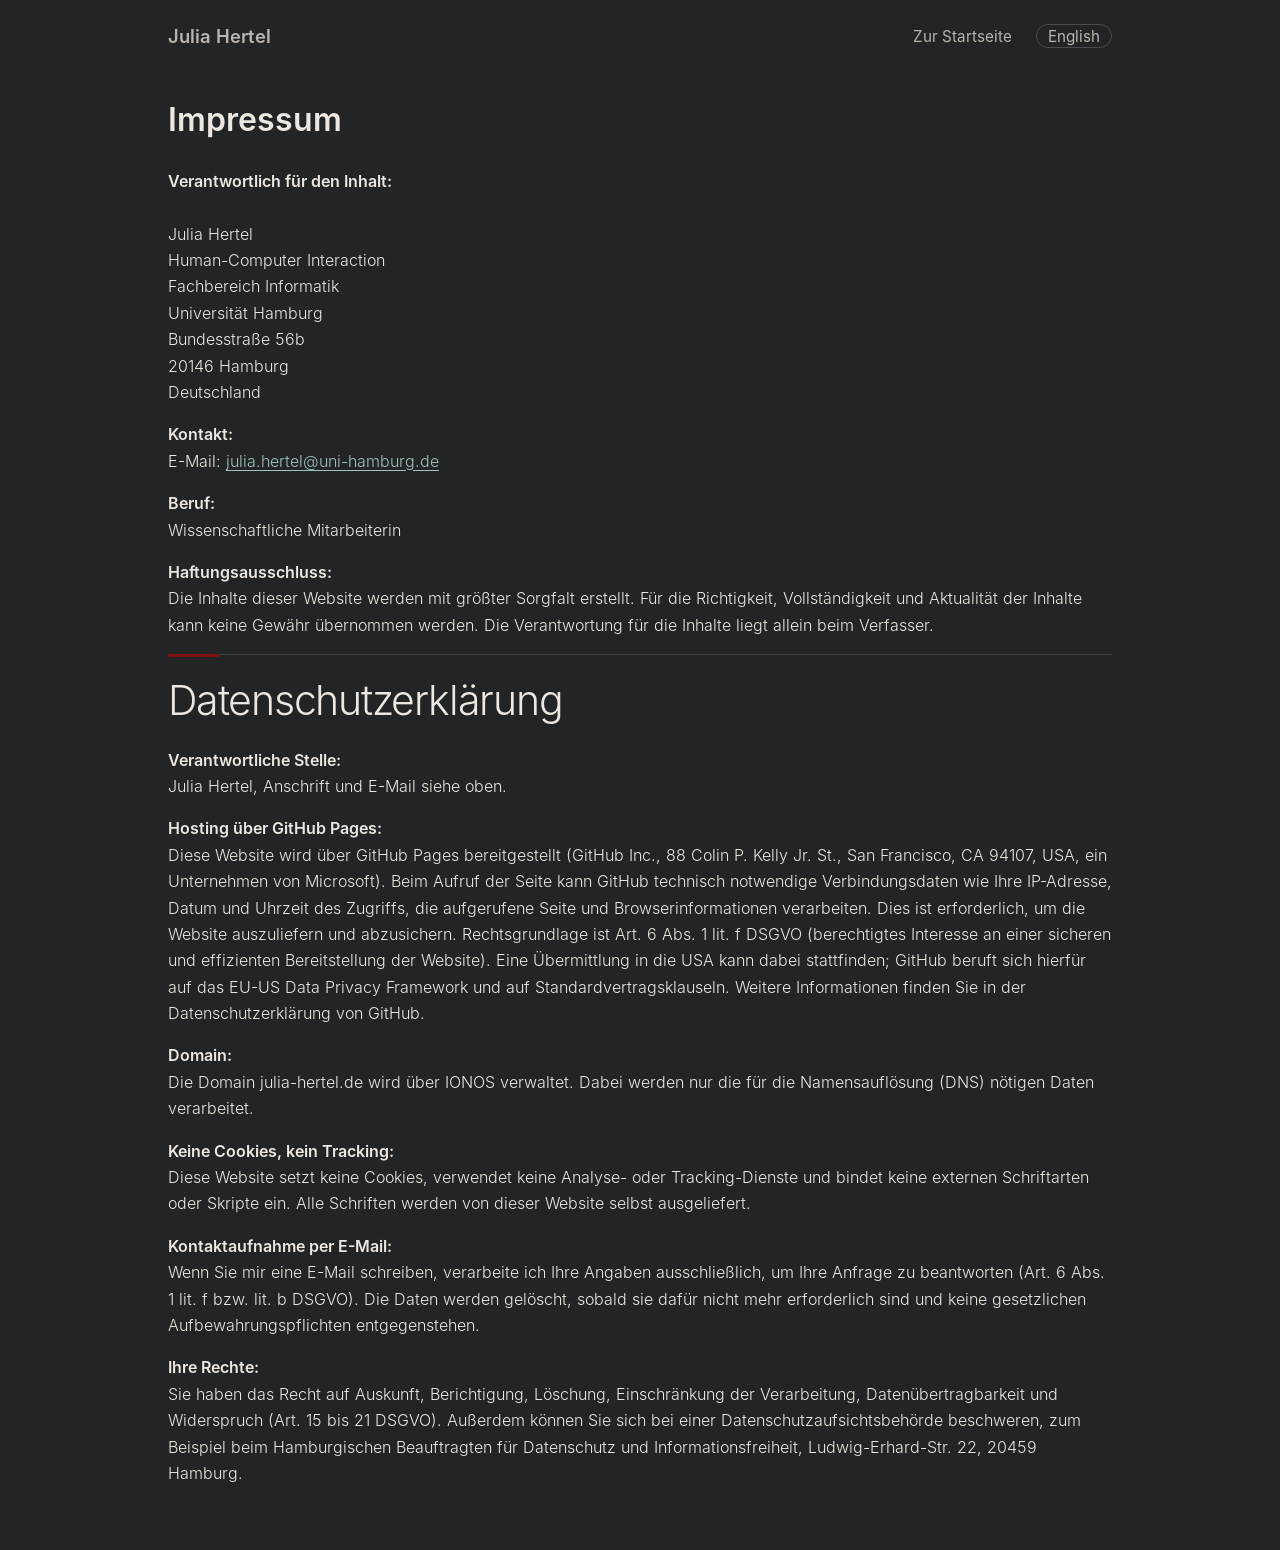
<file: de/impressum.html>
<!DOCTYPE html>
<html lang="de"><head><meta charset="utf-8"><meta name="viewport" content="width=device-width, initial-scale=1">
<title>Julia Hertel</title><meta name="robots" content="noindex"><meta name="theme-color" content="#232425">
<link rel="icon" href="../favicon.svg" type="image/svg+xml"><link rel="stylesheet" href="../assets/style.css"></head>
<body><div class="wrap"><header class="top"><a class="brand" href="index.html">Julia Hertel</a><a href="index.html">Zur Startseite</a><a class="lang" href="../impressum.html" hreflang="en" lang="en">English</a></header>
<main style="padding-bottom:3rem"><h1>Impressum</h1>
<p><strong>Verantwortlich für den Inhalt:</strong><br><br>
Julia Hertel<br>
Human-Computer Interaction<br>
Fachbereich Informatik<br>
Universität Hamburg<br>
Bundesstraße 56b<br>
20146 Hamburg<br>
Deutschland</p>

<p><strong>Kontakt:</strong><br>
E-Mail: <a href="mailto:julia.hertel@uni-hamburg.de">julia.hertel@uni-hamburg.de</a></p>

<p><strong>Beruf:</strong><br>
Wissenschaftliche Mitarbeiterin<br></p>

<p><strong>Haftungsausschluss:</strong><br>
Die Inhalte dieser Website werden mit größter Sorgfalt erstellt. Für die Richtigkeit, Vollständigkeit und Aktualität der Inhalte kann keine Gewähr übernommen werden. Die Verantwortung für die Inhalte liegt allein beim Verfasser.</p>

<h2>Datenschutzerklärung</h2>
<p><strong>Verantwortliche Stelle:</strong><br>
Julia Hertel, Anschrift und E-Mail siehe oben.</p>

<p><strong>Hosting über GitHub Pages:</strong><br>
Diese Website wird über GitHub Pages bereitgestellt (GitHub Inc., 88 Colin P. Kelly Jr. St., San Francisco, CA 94107, USA, ein Unternehmen von Microsoft). Beim Aufruf der Seite kann GitHub technisch notwendige Verbindungsdaten wie Ihre IP-Adresse, Datum und Uhrzeit des Zugriffs, die aufgerufene Seite und Browserinformationen verarbeiten. Dies ist erforderlich, um die Website auszuliefern und abzusichern. Rechtsgrundlage ist Art. 6 Abs. 1 lit. f DSGVO (berechtigtes Interesse an einer sicheren und effizienten Bereitstellung der Website). Eine Übermittlung in die USA kann dabei stattfinden; GitHub beruft sich hierfür auf das EU-US Data Privacy Framework und auf Standardvertragsklauseln. Weitere Informationen finden Sie in der Datenschutzerklärung von GitHub.</p>

<p><strong>Domain:</strong><br>
Die Domain julia-hertel.de wird über IONOS verwaltet. Dabei werden nur die für die Namensauflösung (DNS) nötigen Daten verarbeitet.</p>

<p><strong>Keine Cookies, kein Tracking:</strong><br>
Diese Website setzt keine Cookies, verwendet keine Analyse- oder Tracking-Dienste und bindet keine externen Schriftarten oder Skripte ein. Alle Schriften werden von dieser Website selbst ausgeliefert.</p>

<p><strong>Kontaktaufnahme per E-Mail:</strong><br>
Wenn Sie mir eine E-Mail schreiben, verarbeite ich Ihre Angaben ausschließlich, um Ihre Anfrage zu beantworten (Art. 6 Abs. 1 lit. f bzw. lit. b DSGVO). Die Daten werden gelöscht, sobald sie dafür nicht mehr erforderlich sind und keine gesetzlichen Aufbewahrungspflichten entgegenstehen.</p>

<p><strong>Ihre Rechte:</strong><br>
Sie haben das Recht auf Auskunft, Berichtigung, Löschung, Einschränkung der Verarbeitung, Datenübertragbarkeit und Widerspruch (Art. 15 bis 21 DSGVO). Außerdem können Sie sich bei einer Datenschutzaufsichtsbehörde beschweren, zum Beispiel beim Hamburgischen Beauftragten für Datenschutz und Informationsfreiheit, Ludwig-Erhard-Str. 22, 20459 Hamburg.</p>
</main></div></body></html>
</file>
<file: assets/style.css>
/* Fonts: Inter (SIL Open Font License), self-hosted, Latin subset */
@font-face{font-family:"Inter";src:url(fonts/inter-light.woff) format("woff");font-weight:300;font-style:normal;font-display:swap}
@font-face{font-family:"Inter";src:url(fonts/inter-light-italic.woff) format("woff");font-weight:300;font-style:italic;font-display:swap}
@font-face{font-family:"Inter";src:url(fonts/inter-regular.woff) format("woff");font-weight:400;font-style:normal;font-display:swap}
@font-face{font-family:"Inter";src:url(fonts/inter-medium.woff) format("woff");font-weight:500;font-style:normal;font-display:swap}
@font-face{font-family:"Inter";src:url(fonts/inter-semibold.woff) format("woff");font-weight:600 700;font-style:normal;font-display:swap}
@font-face{font-family:"Inter Display";src:url(fonts/inter-display-light.woff) format("woff");font-weight:300;font-style:normal;font-display:swap}

/* Palette taken from the CV (tccv.cls): ink #303030, claret #801010, slate #506060, straw #F5DD9D */
:root{
  --bg:#232425; --panel:#2a2b2c; --ink:#efebe4; --muted:#b9b4ac; --line:#4a4c4e;
  --claret:#e39a9a; --straw:#f5dd9d; --straw-ink:#303030; --link:#9fc2c2;
  --serif:"Inter",system-ui,-apple-system,"Segoe UI",Roboto,sans-serif;
  --sans:"Inter",system-ui,-apple-system,"Segoe UI",Roboto,sans-serif;
}
*{box-sizing:border-box}
html{scroll-behavior:smooth;background:var(--bg)}
@media (prefers-reduced-motion:reduce){html{scroll-behavior:auto}}
body{margin:0;background:var(--bg);color:var(--ink);font:400 1.0625rem/1.65 var(--serif)}
a{color:var(--link);text-underline-offset:3px}
a:hover{color:var(--ink)}
a:focus-visible,summary:focus-visible{outline:3px solid var(--straw);outline-offset:3px;border-radius:3px}
.wrap{max-width:62rem;margin:0 auto;padding:0 1.5rem}
.skip{position:absolute;left:-999px;top:0;background:var(--straw);color:var(--straw-ink);padding:.5rem 1rem;z-index:9}
.skip:focus{left:1rem;top:1rem}

/* header */
.top{display:flex;align-items:center;gap:1.5rem;padding:1.5rem 0;font:400 .95rem var(--sans)}
.brand{font:700 1.15rem var(--serif);color:var(--ink);text-decoration:none;margin-right:auto}
.top a{color:var(--muted);text-decoration:none}
.top a:hover,.top a[aria-current]{color:var(--ink)}
.lang{border:1px solid var(--line);border-radius:99px;padding:.1rem .7rem}

/* hero */
.hero{display:grid;grid-template-columns:1.2fr 1fr;gap:3rem;align-items:center;padding:3rem 0 3.5rem}
.hero h1{font:400 clamp(2.2rem,5vw,3.2rem)/1.1 var(--serif);margin:0 0 1rem;letter-spacing:-.005em}
.hero .sub{font-size:1.25rem;color:#c4beb4;margin:0 0 1.5rem;max-width:30em}
.hero .who{font:400 .95rem var(--sans);color:var(--muted);margin:0 0 .5rem}
.btn{display:inline-block;background:var(--straw);color:var(--straw-ink);padding:.6rem 1.2rem;border-radius:3px;font:600 .95rem var(--sans);text-decoration:none}
.btn:hover{background:#fff;color:var(--straw-ink)}
.btn.ghost{background:none;color:var(--ink);border:1px solid var(--line);margin-left:.5rem}
.btn.ghost:hover{border-color:var(--ink);background:none;color:var(--ink)}

/* photo placeholders: replace with <img> */
.ph{aspect-ratio:4/3;border-radius:3px;background:linear-gradient(135deg,#5b2b2b,#303a3a);display:flex;align-items:flex-end;padding:.75rem;font:.8rem var(--sans);color:#ffffffb3}
.fig{aspect-ratio:auto;min-height:7rem;align-items:center;margin:.75rem 0;max-width:42rem}
.fig a{color:#fff;text-underline-offset:3px}
.photo{width:100%;height:auto;border-radius:3px;display:block}

/* sections */
section{padding-bottom:3.5rem;scroll-margin-top:1rem}
h2{font:400 1.5rem/1.2 var(--serif);font-variant:small-caps;letter-spacing:.05em;color:var(--claret);border-bottom:1px solid var(--claret);padding-bottom:.35rem;margin:0 0 1.25rem}
.intro{color:#c4beb4}
p{max-width:none}

/* CV-like entries */
.ev{display:grid;grid-template-columns:8.5rem 1fr;gap:1.5rem;padding:.9rem 0;border-bottom:1px solid #383a3c}
.ev:last-child{border-bottom:0}
.when{text-align:right;font-variant:small-caps;color:var(--muted);letter-spacing:.03em;padding-top:.25rem}
.org{font:400 .9rem var(--sans);color:var(--muted)}
.ev h3{font:italic 400 1.4rem/1.3 var(--serif);margin:.1rem 0 .2rem}
.ev p{margin:.3rem 0;color:#c4beb4}
.tags{display:flex;flex-wrap:wrap;gap:.4rem;list-style:none;margin:.5rem 0;padding:0;font:.8rem var(--sans)}
.tags li{border:1px solid var(--line);border-radius:3px;padding:.05rem .55rem;color:var(--muted)}
details{margin:.5rem 0}
summary{cursor:pointer;color:var(--link);font:.9rem var(--sans)}
.psr{display:grid;grid-template-columns:6.5rem 1fr;gap:.4rem 1rem;margin:.75rem 0 0;font-size:1rem}
.psr dt{font:600 .85rem var(--sans);color:var(--muted);padding-top:.25rem}
.psr dd{margin:0;color:#c4beb4}
.todo{color:var(--straw)}

/* publications */
.filters{display:flex;flex-wrap:wrap;gap:.5rem;margin:0 0 1rem}
.filters button{font:.9rem var(--sans);background:none;border:1px solid var(--line);color:var(--muted);padding:.25rem .9rem;border-radius:99px;cursor:pointer}
.filters button[aria-pressed="true"]{background:var(--straw);border-color:var(--straw);color:var(--straw-ink)}
.pubs{list-style:none;margin:0;padding:0}
.pub{display:grid;grid-template-columns:4rem 1fr;gap:1rem;padding:.75rem 0;border-top:1px solid #383a3c}
.pub[hidden]{display:none}
.pub .y{color:var(--muted);text-align:right;font-variant:small-caps}
.pub .t{margin:0}
.pub .a,.pub .v{margin:0;color:var(--muted);font-size:.95rem}
.pub .a b{color:var(--ink)}

/* contact */
.box{background:var(--straw);color:var(--straw-ink);padding:1.25rem 1.5rem;border-radius:3px;max-width:30rem}
.box a{color:var(--straw-ink);font-weight:700}
.box p{margin:.15rem 0}
footer{border-top:1px solid var(--line);padding:1.25rem 0 2.5rem;font:.85rem var(--sans);color:var(--muted)}
footer a{color:var(--muted)}

@media (max-width:760px){
  .top{flex-wrap:wrap;gap:.5rem 1rem}.brand{width:100%}
  .hero{grid-template-columns:1fr;gap:1.5rem}
  .ev{grid-template-columns:1fr;gap:0}.when{text-align:left}
  .psr{grid-template-columns:1fr}
  .pub{grid-template-columns:1fr;gap:0}.pub .y{text-align:left}
  .btn.ghost{margin:.5rem 0 0}
}
.shot{margin:.75rem 0;max-width:42rem}
.shot img{width:100%;height:auto;border-radius:3px;display:block}
.shot figcaption{font:.75rem var(--sans);color:var(--muted);margin-top:.35rem}
.hero-photo{aspect-ratio:3/2;object-fit:cover;border-radius:14px}
.shot .imgs{display:grid;gap:.4rem}
.shot.n2{max-width:32rem}
.shot.n2 .imgs{grid-template-columns:1fr 1fr}
.shot.n5 .imgs{grid-template-columns:repeat(5,1fr)}
.shot.multi img{aspect-ratio:var(--ar,1/1);object-fit:cover}
.shot.n2 img{--ar:14/15}
.shot.n5 img{--ar:4/3}
@media (max-width:560px){.shot.n5 .imgs{grid-template-columns:repeat(3,1fr)}}
.hero h1{text-wrap:balance}
/* projects as cards */
.proj h3 a{color:inherit;text-decoration-color:var(--claret);text-underline-offset:4px}
.proj .subt{color:var(--muted);margin:.1rem 0 .6rem;font-style:italic}
.proj .role{margin:.5rem 0}
.proj .pd h4{font:600 .95rem var(--sans);color:var(--straw);margin:1.2rem 0 .4rem}
.proj .pd .psr{margin-top:.2rem}
.plist{margin:.2rem 0;padding-left:1.1rem}.plist li{margin:.25rem 0}
.chip{display:inline-block;font:.7rem var(--sans);border:1px solid var(--line);color:var(--muted);border-radius:3px;padding:.05rem .4rem;margin-left:.35rem;vertical-align:middle}
.pubshot{margin:.6rem 0 .2rem;max-width:30rem}
.pubshot.n2{max-width:20rem}
/* exact CV claret (#801010) as accent: fills and rules, light text on top */
:root{--red:#801010;--on-red:#f5ece6}
h2{color:var(--ink);border-bottom:3px solid var(--red)}
h2::before{content:"";display:inline-block;width:.55rem;height:1.1rem;background:var(--red);margin-right:.6rem;vertical-align:-.1rem}
.tags li,.chip{background:transparent;border:1px solid var(--red);color:var(--ink)}
.proj h3 a{text-decoration-color:var(--red);text-decoration-thickness:2px}
.filters button[aria-pressed=true]{background:var(--red);border-color:var(--red);color:var(--on-red)}

/* Inter Light look */
body{font-size:1rem;font-weight:300}
.brand{font-weight:600}
.hero h1{font-family:"Inter Display","Inter",sans-serif;font-weight:300;letter-spacing:-.04em;font-size:clamp(2.6rem,6vw,3.8rem)}
h2{font-variant:normal;font-weight:400;font-size:1.3rem;letter-spacing:-.01em}
.ev h3,.proj h3{font-style:normal;font-weight:500}
.proj .subt{font-style:normal}

/* Justified About text on wide screens, with automatic hyphenation (needs the lang attribute) */
@media (min-width:760px){
  #about p{text-align:justify;text-justify:inter-word;hyphens:auto;-webkit-hyphens:auto}
}

/* Role as bullet list */
.proj .role b{font-weight:500}
.proj .role ul{margin:.25rem 0 0;padding-left:1.1rem}
.proj .role li{margin:.15rem 0}

/* Hero grid: photo top = top of the title, photo bottom = last line of the description */
.hero{display:grid;grid-template-columns:1.2fr 1fr;column-gap:3rem;row-gap:0;align-items:stretch;
  grid-template-areas:"who who" "hd photo" "cta .";padding:3rem 0 3.5rem}
.hero .who{grid-area:who;margin:0 0 .75rem}
.hero .hd{grid-area:hd;display:flex;flex-direction:column;justify-content:space-between;min-width:0}
.hero .hd h1{margin:-.12em 0 1rem}
.hero .hd .sub{margin:0}
.hero .cta{grid-area:cta;margin-top:1.5rem}
.hero .hero-photo{grid-area:photo;width:100%;height:auto;align-self:start;display:block}
@media (max-width:760px){
  .hero{grid-template-columns:1fr;grid-template-areas:"who" "hd" "cta" "photo";row-gap:0}
  .hero .cta{margin:1.25rem 0 1.5rem}
}

/* Years share a baseline with the first line of the entry (funder / organisation) */
.ev{align-items:first baseline}
.ev .when{padding-top:0}
@media (max-width:760px){.ev{align-items:start}}
.ev .when{font-size:.9rem;font-variant-numeric:tabular-nums}

/* Role and Main publications are both collapsible and look the same */
.proj details{margin:.25rem 0}
.proj details>summary{font:500 1rem var(--sans);color:var(--ink)}
.proj details>summary::marker{color:var(--ink)}
.proj .role ul,.proj .plist{margin:.25rem 0 .5rem;padding-left:1.1rem}
.proj .role li,.proj .plist li{font-size:1rem;margin:.2rem 0}
.proj details>summary::marker{color:#801010}

.hero .who{white-space:nowrap}
@media (max-width:760px){.hero .who{white-space:normal}}

.hero .cta .btn.ghost{margin:0}

/* Justify the project section intro and the project descriptions (wide screens) */
@media (min-width:760px){
  #projects>.intro,.proj p:not(.subt){text-align:justify;text-justify:inter-word;hyphens:auto;-webkit-hyphens:auto}
}

/* One row of project images, same height per project */
.pimgs{display:flex;gap:10px;margin:.9rem 0 1rem}
.pimgs figure{margin:0;min-width:0}
.pimgs img{display:block;width:100%;height:auto;border-radius:4px}

.pimgs a{display:block;cursor:zoom-in}

/* Uniform image strip: same height in every project card, quiet look */
.pimgs{gap:8px;margin:.8rem 0 .9rem}
.pimgs figure{height:150px}
.pimgs img{height:100%;object-fit:cover;border-radius:6px;border:1px solid #383a3c}
@media (max-width:560px){.pimgs{gap:5px}.pimgs figure{height:auto}.pimgs img{height:auto;border-radius:4px}}

/* Publication thumbnails (square, right of the text) */
.pub.has-thumb{grid-template-columns:4rem 1fr 112px;align-items:start}
.pthumb{width:112px;height:112px;object-fit:cover;border-radius:6px;border:1px solid #383a3c;display:block}
@media (max-width:760px){.pub.has-thumb{grid-template-columns:1fr 88px;gap:0 .8rem}.pub.has-thumb .y{grid-column:1/-1;text-align:left}.pthumb{width:88px;height:88px}}

/* teaching */
details.theses{margin-top:1.2rem}
.tlist{list-style:none;padding:0;margin:.8rem 0 0}
.tlist li{display:grid;grid-template-columns:3.2rem 1fr;gap:.6rem;padding:.35rem 0;border-top:1px solid #383a3c}
.tlist .y{color:#a29d95;font-variant-numeric:tabular-nums}

/* theses toggle = same look as the project toggles */
details.theses>summary{font:500 1rem var(--sans);color:var(--ink)}
details.theses>summary::marker{color:#801010}
.tlist li{font-size:1rem}

/* teaching and experience: titles at publication-list size */
#teaching .ev h3,#background .ev h3{font-size:1rem;line-height:1.4;margin:.1rem 0 .15rem}

/* paper buttons */
.pub .pb{margin:.55rem 0 0}
.pbtn{display:inline-block;font:500 .85rem var(--sans);padding:.28rem .8rem;border:1px solid var(--red);border-radius:99px;color:var(--ink);text-decoration:none;background:transparent}
a.pbtn:hover{background:var(--red);border-color:var(--red);color:var(--on-red)}
.pbtn.off{border-color:var(--line);color:var(--muted);cursor:default}

/* German hero text is longer: slightly smaller so it keeps four lines and ends level with the photo */
@media (min-width:761px){html[lang=de] .hero .sub{font-size:1.15rem}}

/* link from a thesis to the paper it became */
.tlink{display:block;margin-top:.15rem;font:400 .875rem var(--sans);color:var(--muted);text-decoration-color:var(--red);text-underline-offset:3px}
.tlink:hover{color:var(--ink)}

/* hero keywords: one line across the full text width */
.hero{grid-template-areas:"who who" "hd photo" "kw kw" "cta ."}
.hero .kw{grid-area:kw;list-style:none;margin:1.6rem 0 0;padding:0;display:flex;flex-wrap:nowrap;justify-content:space-between;gap:.4rem}
.hero .kw li{font:300 .82rem/1 var(--sans);color:#c4beb4;border:1px solid #46484a;border-radius:99px;padding:.4rem .85rem;white-space:nowrap}
@media (max-width:900px){.hero .kw{flex-wrap:wrap;justify-content:flex-start;gap:.4rem .45rem}}
@media (max-width:760px){.hero{grid-template-areas:"who" "hd" "kw" "cta" "photo"}.hero .kw{margin:1.2rem 0 0}}

/* phones: smaller hero photo; project images stay side by side */
@media (max-width:600px){.hero .hero-photo{width:50%;margin:0 auto}}

/* phones: justified text with hyphenation (hero, about, research projects) */
@media (max-width:759px){
  .hero .sub,#about p,#projects p,#projects li{text-align:justify;text-justify:inter-word;hyphens:auto;-webkit-hyphens:auto}
}

/* justified contact text (all widths) */
#contact>p{text-align:justify;text-justify:inter-word;hyphens:auto;-webkit-hyphens:auto}

/* medium widths: photo fills the row so its bottom stays level with the text */
@media (min-width:761px) and (max-width:1000px){.hero .hero-photo{align-self:stretch;height:100%;aspect-ratio:auto}}

/* hero: let the last text line sit on the photo's bottom edge (cancel the line box's trailing space) */
.hero .hd .sub{margin-bottom:-.36em}

/* hero keywords: seven chips still fit in one line on wide screens */
.hero .kw li{font-size:.76rem;padding:.4rem .62rem}
.hero .kw{gap:.3rem}
@media (max-width:1000px){.hero .kw{flex-wrap:wrap;justify-content:flex-start;gap:.4rem .45rem}}

/* wide screens: years start at the left text edge (level with the headings and intro text above) */
@media (min-width:761px){
  .ev{grid-template-columns:7.5rem 1fr}
  .when{text-align:left}
}

/* wide screens: publication years use the same left-aligned column as the project years */
@media (min-width:761px){
  .pub{grid-template-columns:7.5rem 1fr;column-gap:1.5rem}
  .pub.has-thumb{grid-template-columns:7.5rem 1fr 112px}
  .pub .y{text-align:left;font-size:.9rem;font-variant-numeric:tabular-nums;letter-spacing:.03em}
}

/* publication years end where the project year range ends (right-aligned within that width) */
@media (min-width:761px){
  .pub .y{text-align:right;padding-right:1.625rem}
}

/* medium widths: same photo height in both languages (reserve the room the longer German text needs) */
@media (min-width:761px) and (max-width:1000px){.hero .hd{min-height:292px}}

/* hero photo: when it has to be cropped, crop on the right only (keeps the pointing hand in view) */
.hero .hero-photo{object-position:left center}

/* --- style update: hairline headings --- */
section{margin-top:4.5rem}
h2{position:relative;border-bottom:0;border-top:1px solid #3e4043;padding:1.4rem 0 0;margin:0 0 1.5rem;font-size:clamp(2rem,3.2vw,2.7rem);font-weight:300;letter-spacing:-.03em;line-height:1.1;color:#ece8e1}
h2::before{content:"";display:block;position:absolute;top:-1px;left:0;width:3.2rem;height:3px;margin:0;background:#801010;vertical-align:0}

/* --- style update: cinematic hero (tablet/desktop) --- */
@media (min-width:761px){
  .hero{position:relative;overflow:hidden;border-radius:28px;height:480px;padding:2.4rem 2.6rem 2.2rem;margin-top:.5rem;background:#121315;
    grid-template-columns:minmax(0,25rem) 1fr;grid-template-areas:"who ." "hd ." "kw kw" "cta .";grid-template-rows:auto auto auto auto;align-content:end;box-shadow:0 40px 90px rgba(0,0,0,.45)}
  /* photo keeps its full height and natural ratio, sits on the right and fades into the black on its left edge */
  .hero .hero-photo{position:absolute;top:0;right:-100px;left:auto;bottom:auto;height:100%;width:auto;max-width:none;aspect-ratio:3/2;border-radius:0;object-fit:cover;object-position:left center;z-index:0;
    -webkit-mask-image:linear-gradient(90deg,transparent 0,transparent 5%,rgba(0,0,0,.6) 17%,#000 30%);mask-image:linear-gradient(90deg,transparent 0,transparent 5%,rgba(0,0,0,.6) 17%,#000 30%)}
  .hero::before{content:"";position:absolute;inset:0;z-index:1;background:linear-gradient(90deg,#121315 0,rgba(18,19,21,.94) 36%,rgba(18,19,21,.4) 47%,rgba(18,19,21,0) 56%)}
  .hero>*:not(.hero-photo){position:relative;z-index:2}
  .hero .hd{min-height:0}
  .hero h1{font-size:clamp(2.1rem,4vw,3rem)}
  .hero .sub,html[lang=de] .hero .sub{font-size:1.05rem;line-height:1.5;margin-bottom:0}
  .hero .kw{max-width:38rem;flex-wrap:wrap;justify-content:flex-start;gap:.4rem .45rem;margin-top:1.1rem}
  .hero .kw li{background:rgba(255,255,255,.08);border-color:rgba(255,255,255,.14);color:#e6e1d8;backdrop-filter:blur(6px)}
  .hero .sub{text-wrap:balance}
  .hero .cta{margin-top:1.2rem}
  .hero .cta .btn.ghost{background:#801010;border-color:#801010;color:#f7efe9}
}

/* --- style update: whiter text, contact box --- */
.hero .sub,.intro,.ev p,.psr dd,.hero .kw li{color:#e0dcd4}
body{color:#ece8e1}
.box{background:#2d2e30;color:#ece8e1;border:1px solid #801010;border-radius:10px;padding:1.3rem 1.6rem}
.box a{color:#ece8e1;font-weight:600;text-decoration-color:#801010;text-decoration-thickness:2px;text-underline-offset:3px}
.box a:hover{color:#fff}

/* news gallery: same width as project image rows (text column) */
.shots{margin:1.2rem 0 .2rem;display:grid;grid-template-columns:repeat(4,1fr);gap:.8rem 8px}
.shots figure{margin:0;min-width:0}
.shots img{display:block;width:100%;height:auto;aspect-ratio:9/10;object-fit:cover;border-radius:6px;border:1px solid #383a3c;background:#121315}
.shots figcaption{font:400 .85rem/1.4 var(--sans);color:#cfcbc3;margin-top:.5rem}
.shots .note{grid-column:1/-1;margin:.2rem 0 0;font:400 .85rem/1.4 var(--sans);color:var(--muted)}
@media (max-width:760px){.shots{grid-template-columns:repeat(2,1fr);gap:.8rem 5px}}
</file>
